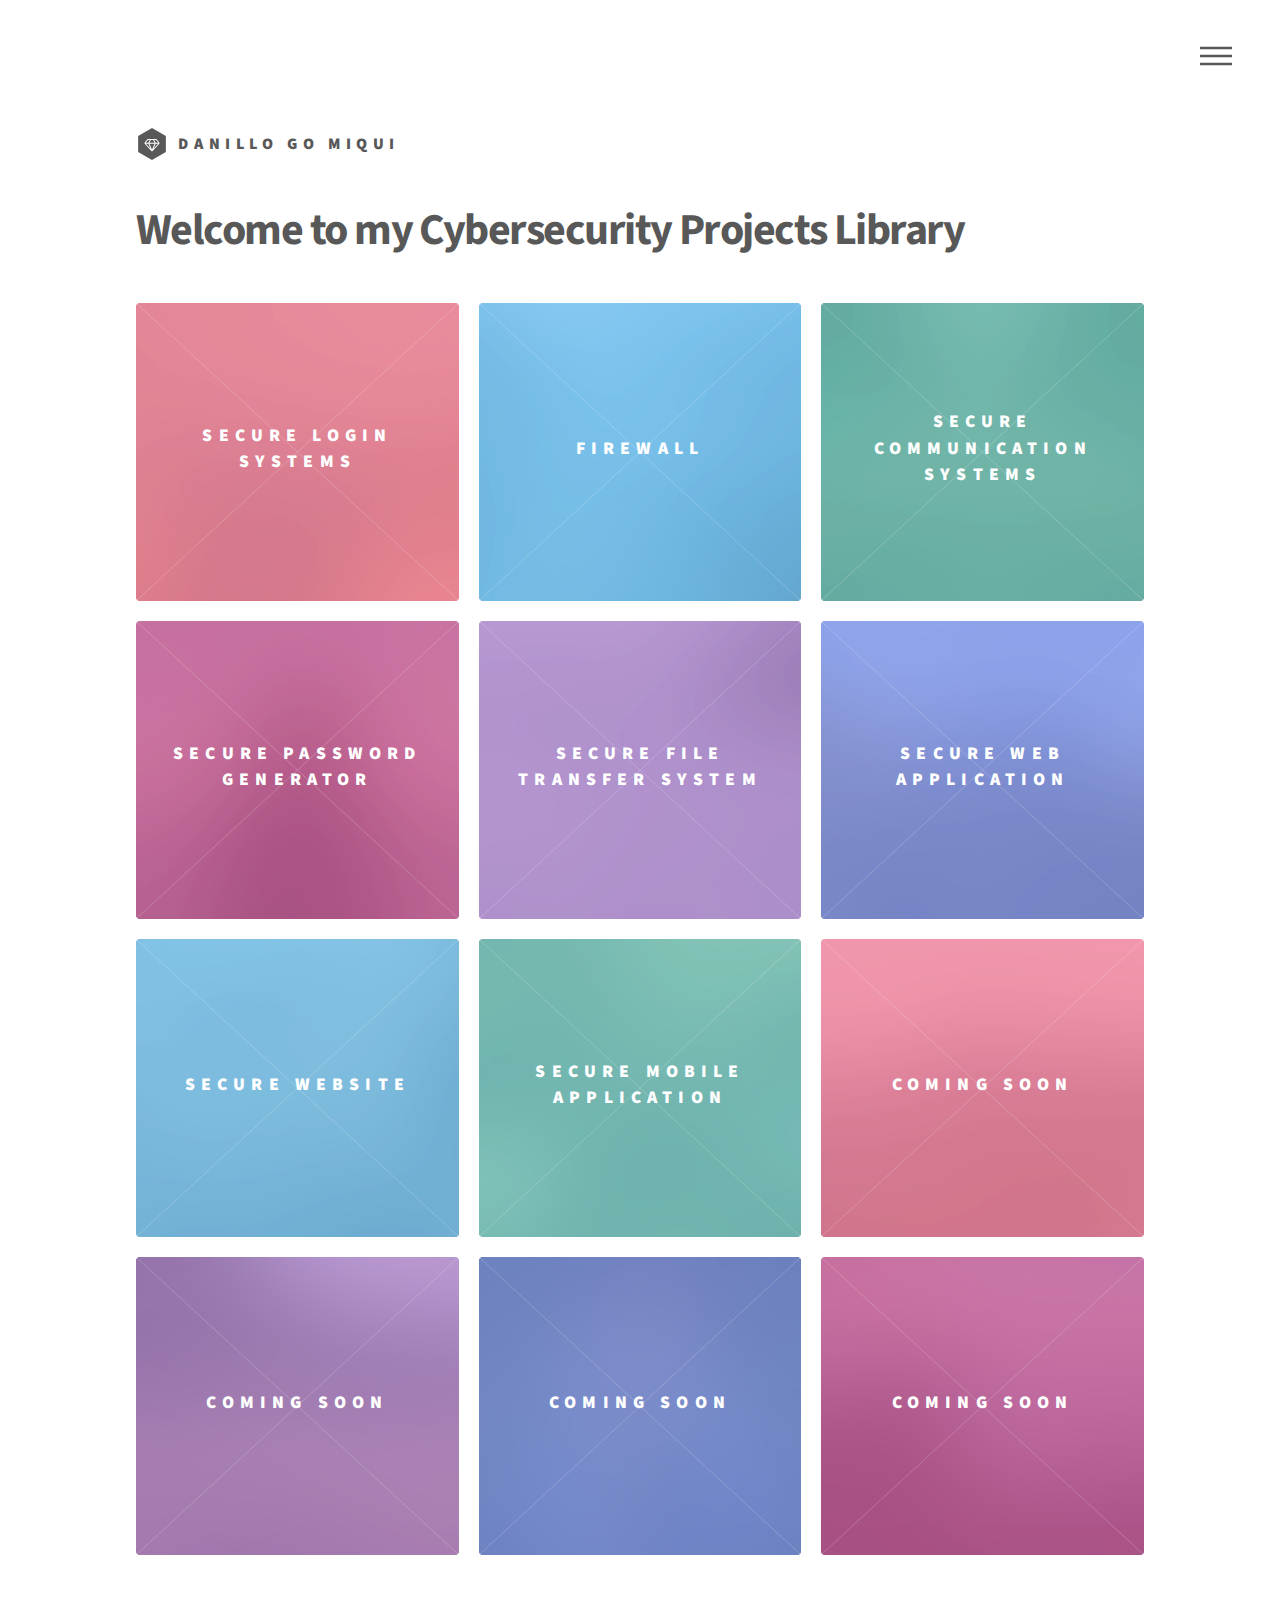
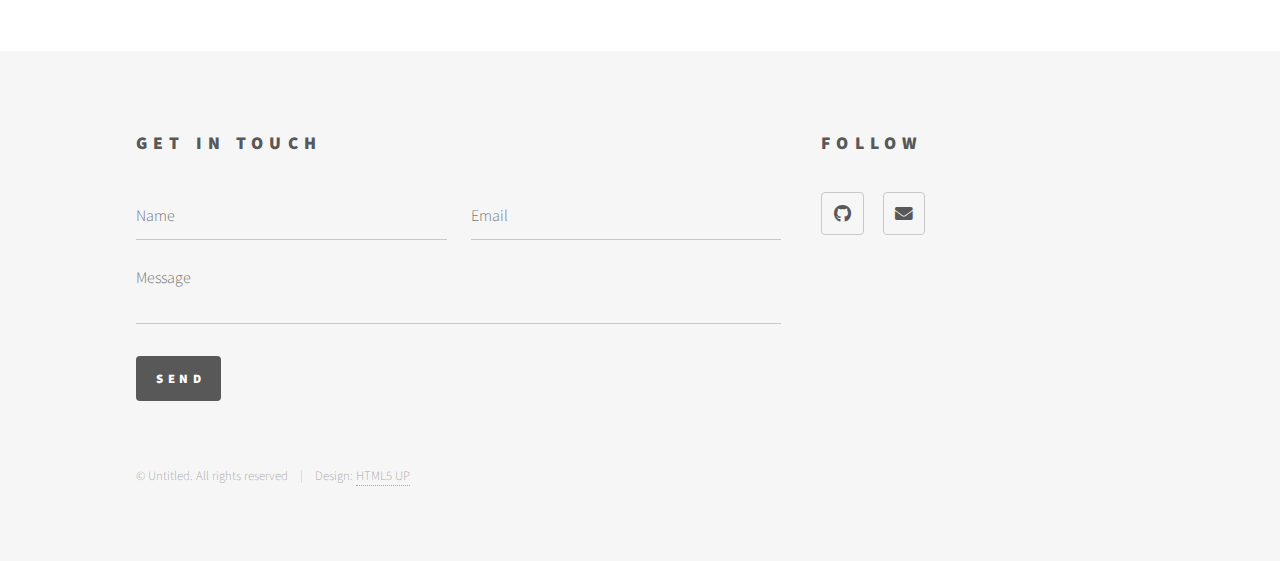
<file: index.html>
<!DOCTYPE HTML>
<!--
	Phantom by HTML5 UP
	html5up.net | @ajlkn
	Free for personal and commercial use under the CCA 3.0 license (html5up.net/license)
-->
<html>
	<head>
		<title>Phantom by HTML5 UP</title>
		<meta charset="utf-8" />
		<meta name="viewport" content="width=device-width, initial-scale=1, user-scalable=no" />
		<link rel="stylesheet" href="assets/css/main.css" />
		<noscript><link rel="stylesheet" href="assets/css/noscript.css" /></noscript>
	</head>
	<body class="is-preload">
		<!-- Wrapper -->
			<div id="wrapper">

				<!-- Header -->
					<header id="header">
						<div class="inner">

							<!-- Logo -->
								<a href="index.html" class="logo">
									<span class="symbol"><img src="images/logo.svg" alt="" /></span><span class="title">Danillo Go Miqui</span>
								</a>

							<!-- Nav -->
								<nav>
									<ul>
										<li><a href="#menu">Menu</a></li>
									</ul>
								</nav>

						</div>
					</header>

				<!-- Menu -->
					<nav id="menu">
						<h2>Menu</h2>
						<ul>
							<li><a href="index.html">Home</a></li>
							<li><a href="loginform.html">Secure Login Systems</a></li>
							<li><a href="generic.html">Firewall</a></li>
							<li><a href="generic.html">Secure Communication Systems</a></li>
							<!--<li><a href="elements.html">Elements</a></li>-->
						</ul>
					</nav>

				<!-- Main -->
					<div id="main">
						<div class="inner">
							<header>
								<h1>Welcome to my Cybersecurity Projects Library<br />
								 <a href="http://html5up.net"></a></h1>
								<p></p>
							</header>
							<section class="tiles">
								<article class="style1">
									<span class="image">
										<img src="images/pic01.jpg" alt="" />
									</span>
									<a href="generic.html">
										<h2>Secure Login Systems</h2>
										<div class="content">
											<p>A secure login system with hashing and prepared statements</p>
										</div>
									</a>
								</article>
								<article class="style2">
									<span class="image">
										<img src="images/pic02.jpg" alt="" />
									</span>
									<a href="generic.html">
										<h2>Firewall</h2>
										<div class="content">
											<p>description</p>
										</div>
									</a>
								</article>
								<article class="style3">
									<span class="image">
										<img src="images/pic03.jpg" alt="" />
									</span>
									<a href="generic.html">
										<h2>Secure Communication Systems</h2>
										<div class="content">
											<p>description</p>
										</div>
									</a>
								</article>
								<article class="style4">
									<span class="image">
										<img src="images/pic04.jpg" alt="" />
									</span>
									<a href="generic.html">
										<h2>Secure Password Generator</h2>
										<div class="content">
											<p>description</p>
										</div>
									</a>
								</article>
								<article class="style5">
									<span class="image">
										<img src="images/pic05.jpg" alt="" />
									</span>
									<a href="generic.html">
										<h2>Secure File Transfer System</h2>
										<div class="content">
											<p>description</p>
										</div>
									</a>
								</article>
								<article class="style6">
									<span class="image">
										<img src="images/pic06.jpg" alt="" />
									</span>
									<a href="generic.html">
										<h2>Secure Web Application</h2>
										<div class="content">
											<p>description</p>
										</div>
									</a>
								</article>
								<article class="style2">
									<span class="image">
										<img src="images/pic07.jpg" alt="" />
									</span>
									<a href="generic.html">
										<h2>Secure Website</h2>
										<div class="content">
											<p>description</p>
										</div>
									</a>
								</article>
								<article class="style3">
									<span class="image">
										<img src="images/pic08.jpg" alt="" />
									</span>
									<a href="generic.html">
										<h2>Secure Mobile Application</h2>
										<div class="content">
											<p>description</p>
										</div>
									</a>
								</article>
								<article class="style1">
									<span class="image">
										<img src="images/pic09.jpg" alt="" />
									</span>
									<a href="generic.html">
										<h2>Coming Soon</h2>
										<div class="content">
											<p>description</p>
										</div>
									</a>
								</article>
								<article class="style5">
									<span class="image">
										<img src="images/pic10.jpg" alt="" />
									</span>
									<a href="generic.html">
										<h2>Coming Soon</h2>
										<div class="content">
											<p>description</p>
										</div>
									</a>
								</article>
								<article class="style6">
									<span class="image">
										<img src="images/pic11.jpg" alt="" />
									</span>
									<a href="generic.html">
										<h2>Coming Soon</h2>
										<div class="content">
											<p>description</p>
										</div>
									</a>
								</article>
								<article class="style4">
									<span class="image">
										<img src="images/pic12.jpg" alt="" />
									</span>
									<a href="generic.html">
										<h2>Coming Soon</h2>
										<div class="content">
											<p>description</p>
										</div>
									</a>
								</article>
							</section>
						</div>
					</div>

				<!-- Footer -->
					<footer id="footer">
						<div class="inner">
							<section>
								<h2>Get in touch</h2>
								<form method="post" action="#">
									<div class="fields">
										<div class="field half">
											<input type="text" name="name" id="name" placeholder="Name" />
										</div>
										<div class="field half">
											<input type="email" name="email" id="email" placeholder="Email" />
										</div>
										<div class="field">
											<textarea name="message" id="message" placeholder="Message"></textarea>
										</div>
									</div>
									<ul class="actions">
										<li><input type="submit" value="Send" class="primary" /></li>
									</ul>
								</form>
							</section>
							<section>
								<h2>Follow</h2>
								<ul class="icons">
									<!--<li><a href="#" class="icon brands style2 fa-twitter"><span class="label">Twitter</span></a></li>-->
									<!--<li><a href="#" class="icon brands style2 fa-facebook-f"><span class="label">Facebook</span></a></li>-->
									<!--<li><a href="#" class="icon brands style2 fa-instagram"><span class="label">Instagram</span></a></li>-->
									<!--<li><a href="#" class="icon brands style2 fa-dribbble"><span class="label">Dribbble</span></a></li>-->
									<li><a href="https://github.com/danillomiqui-commits" class="icon brands style2 fa-github"><span class="label">GitHub</span></a></li>
									<!--<li><a href="#" class="icon brands style2 fa-500px"><span class="label">500px</span></a></li>-->
									<!--<li><a href="#" class="icon solid style2 fa-phone"><span class="label">Phone</span></a></li>-->
									<li><a href="mailto:danillo.miqui@gwu.edu" class="icon solid style2 fa-envelope"><span class="label">Email</span></a></li>
								</ul>
							</section>
							<ul class="copyright">
								<li>&copy; Untitled. All rights reserved</li><li>Design: <a href="http://html5up.net">HTML5 UP</a></li>
							</ul>
						</div>
					</footer>

			</div>

		<!-- Scripts -->
			<script src="assets/js/jquery.min.js"></script>
			<script src="assets/js/browser.min.js"></script>
			<script src="assets/js/breakpoints.min.js"></script>
			<script src="assets/js/util.js"></script>
			<script src="assets/js/main.js"></script>

	</body>
</html>
</file>
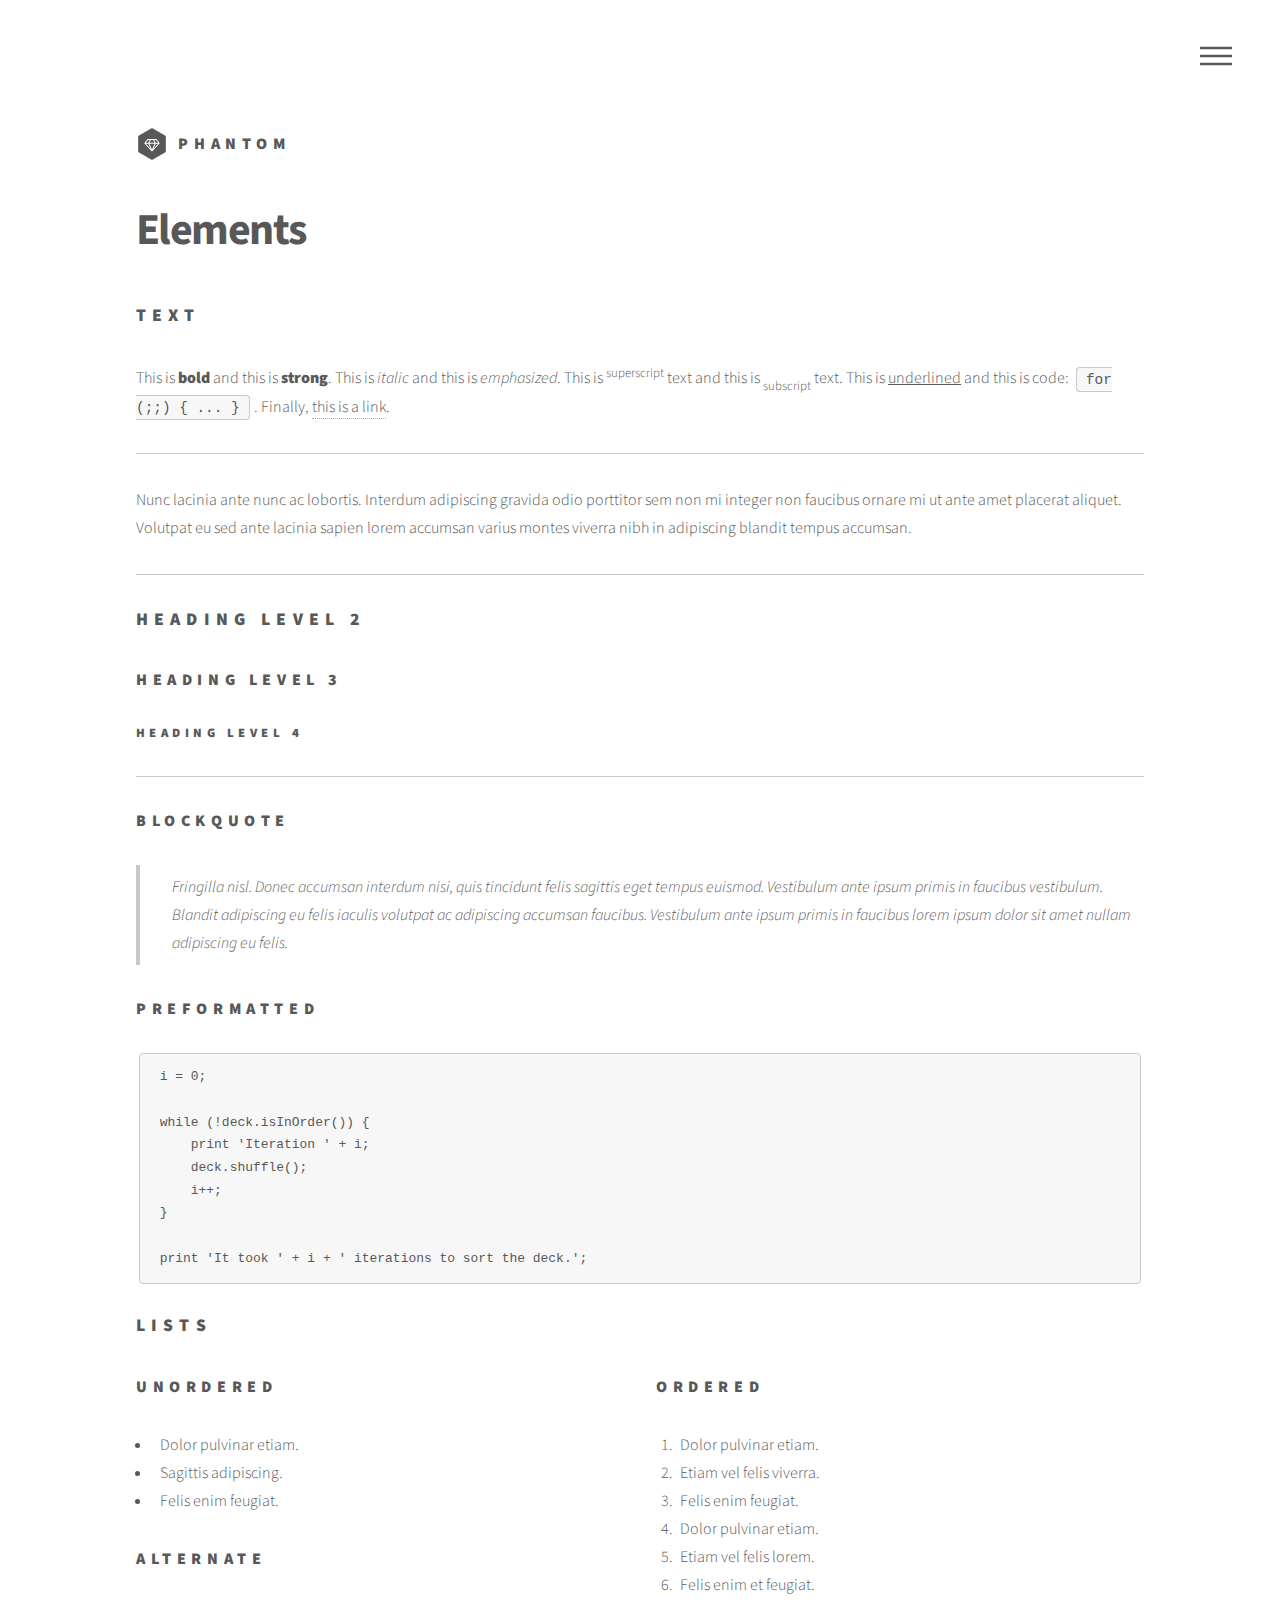
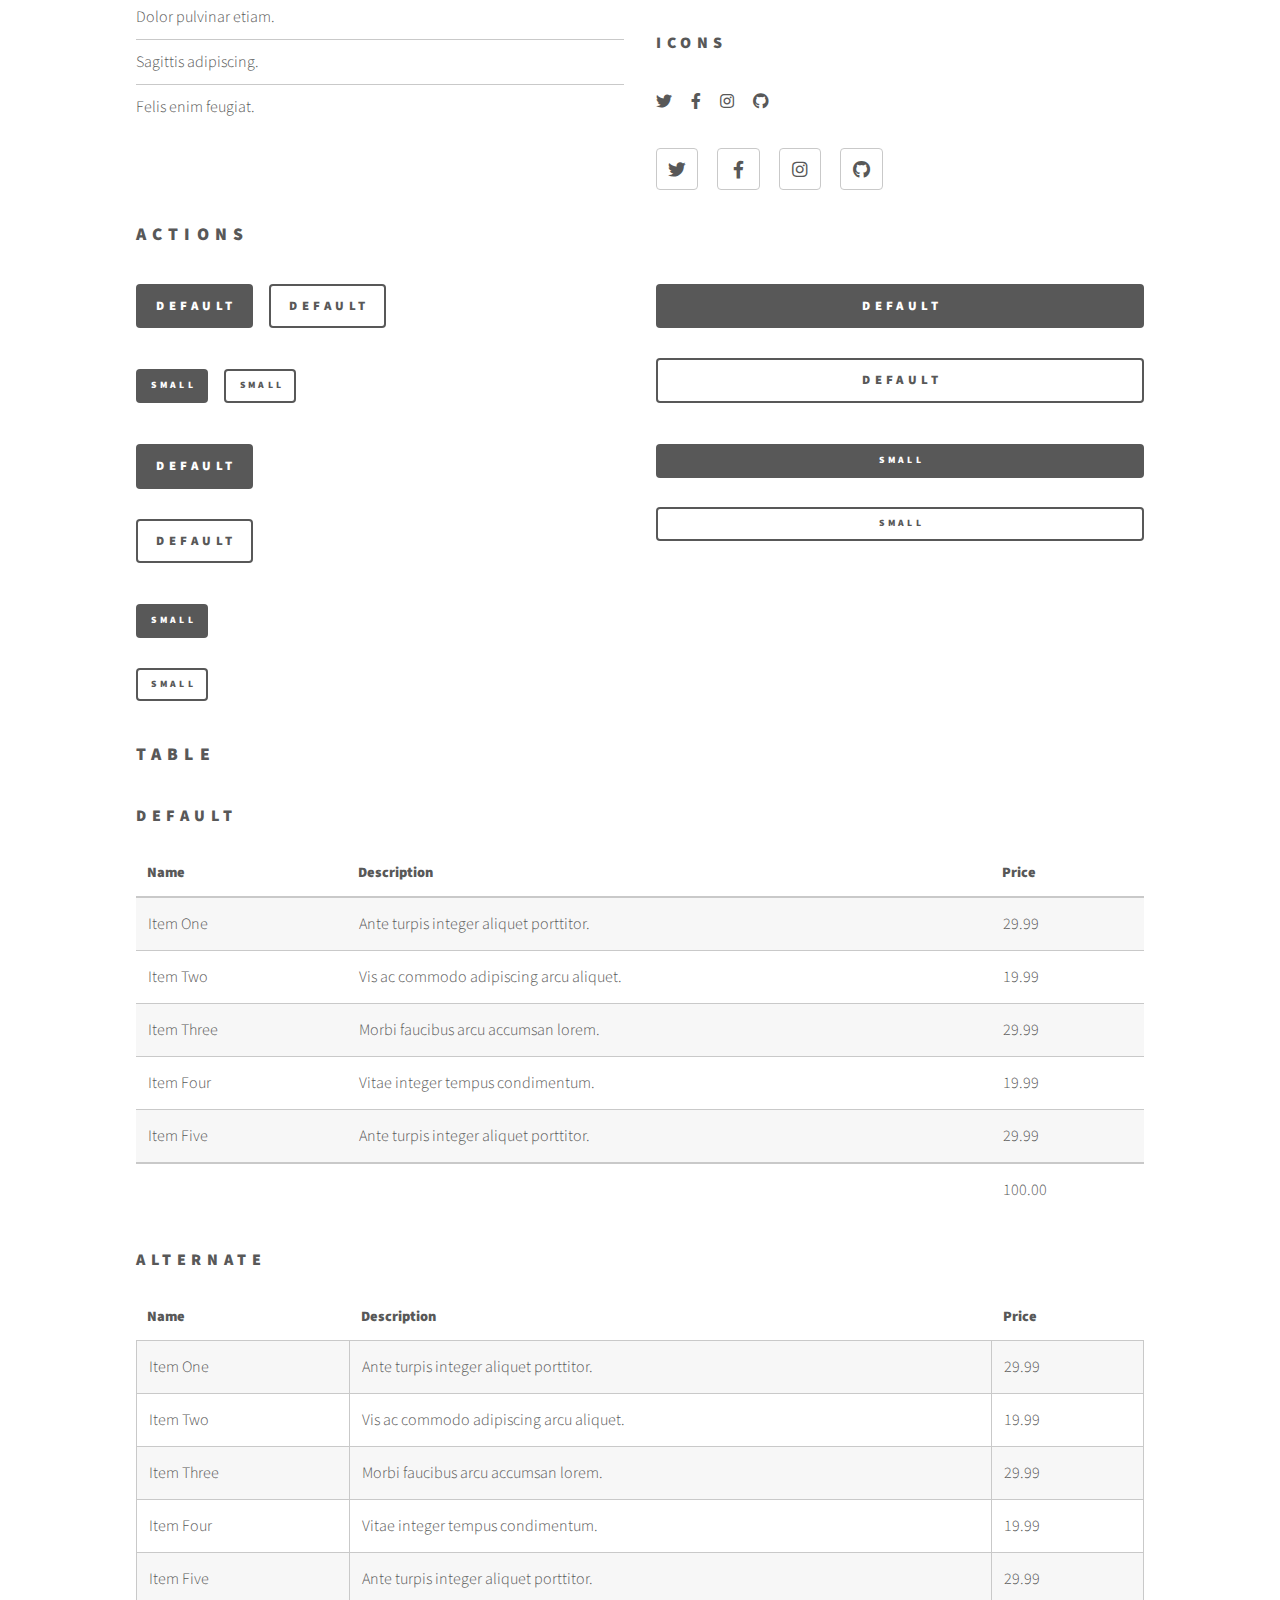
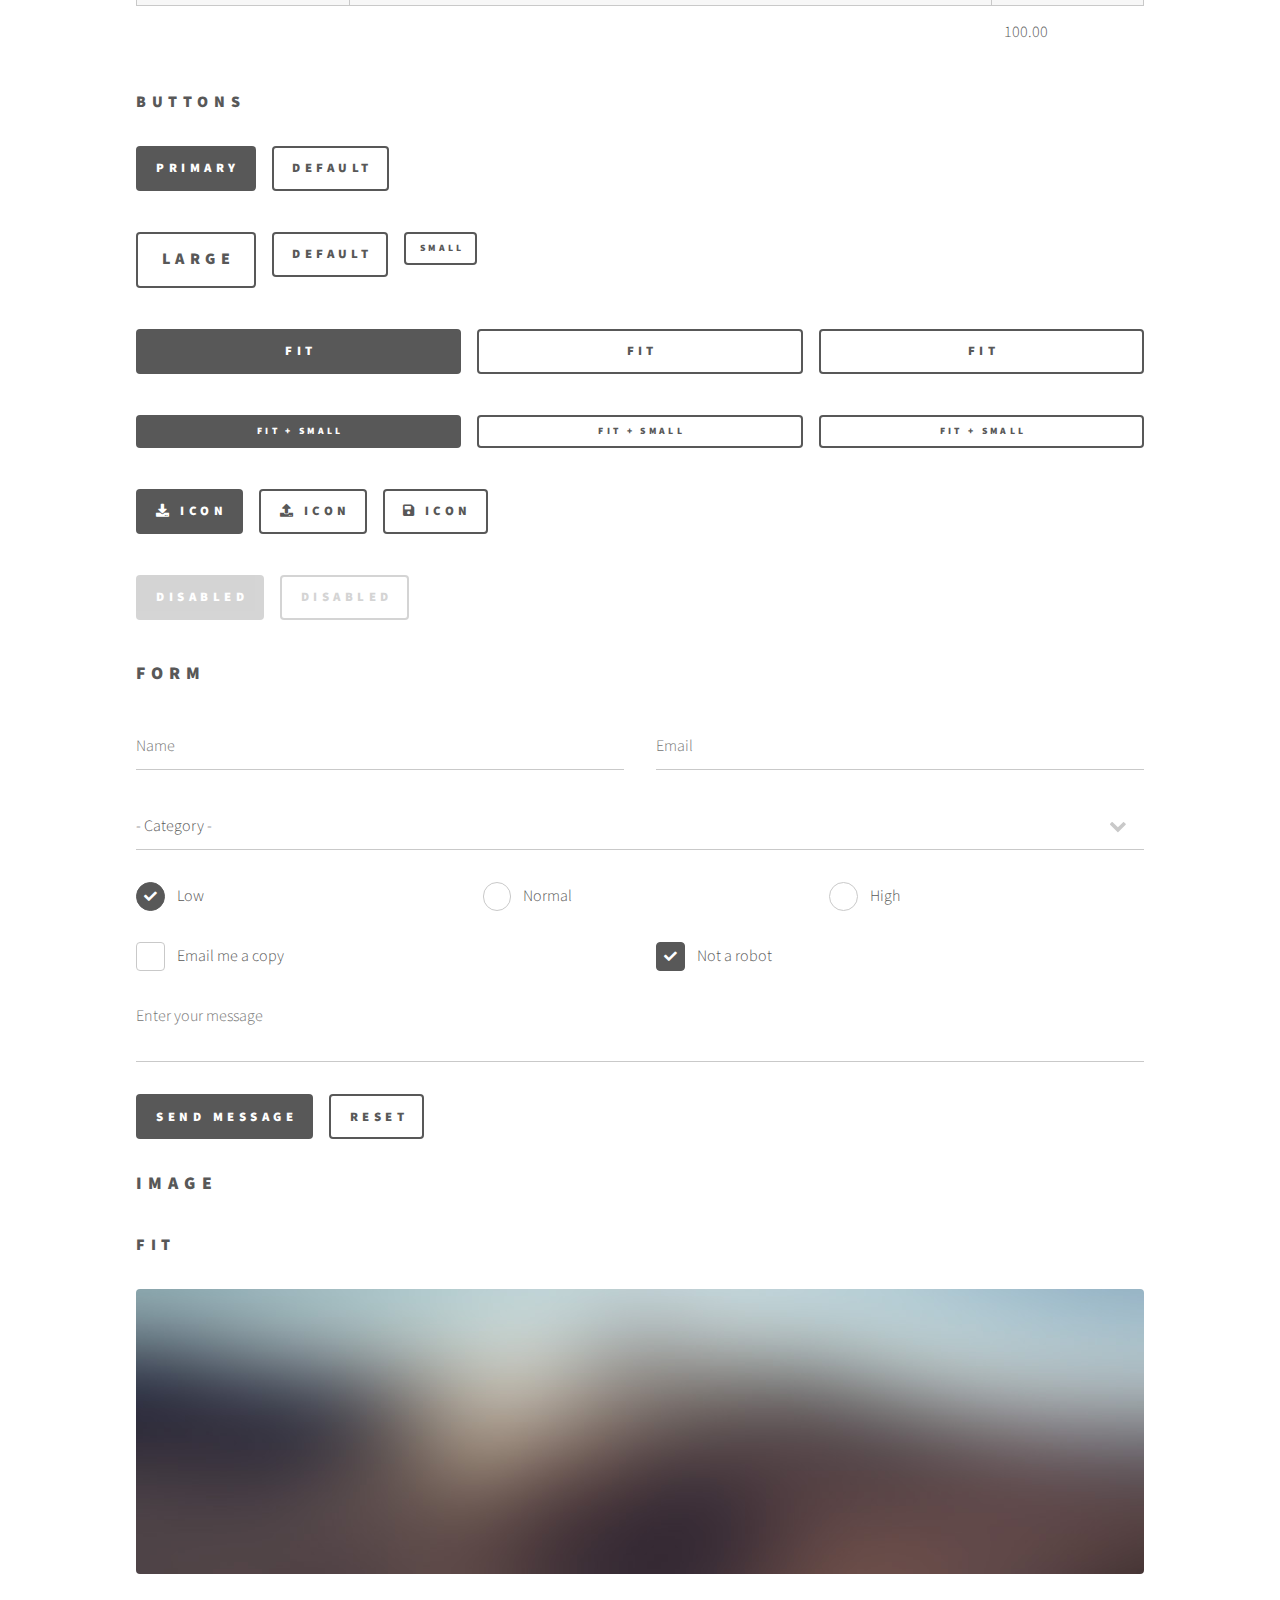
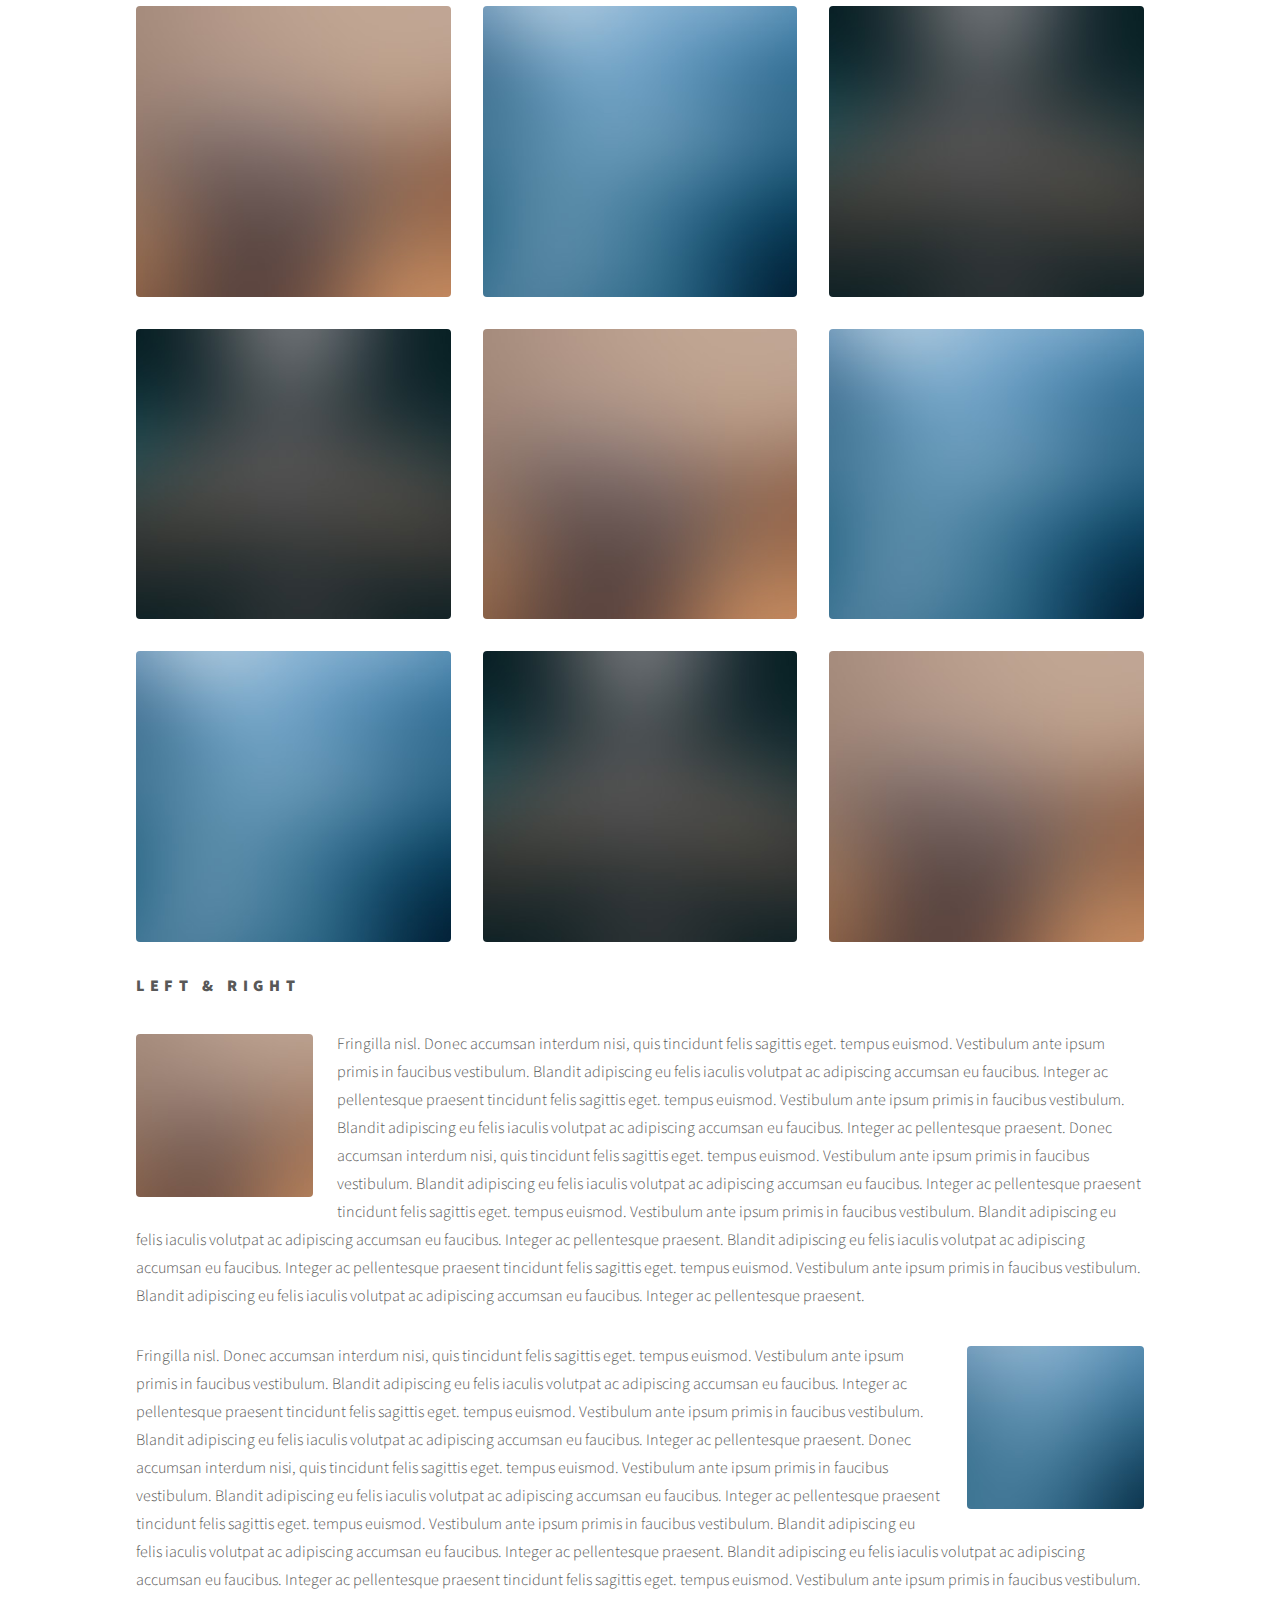
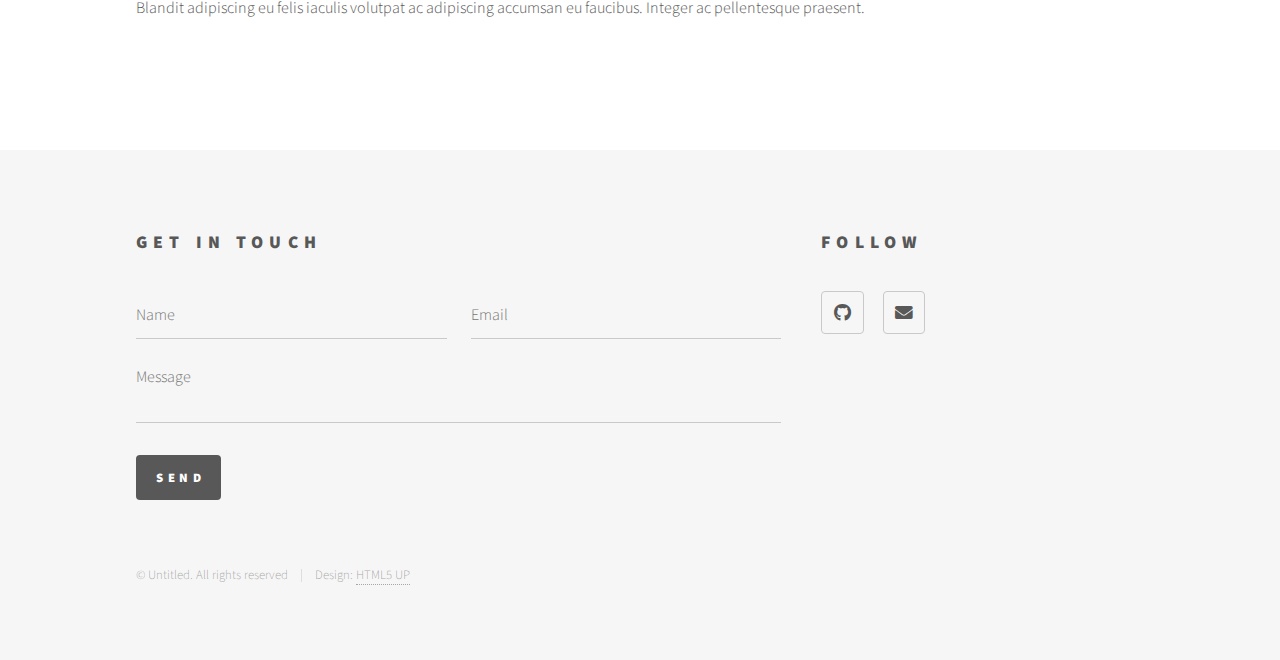
<file: elements.html>
<!DOCTYPE HTML>
<!--
	Phantom by HTML5 UP
	html5up.net | @ajlkn
	Free for personal and commercial use under the CCA 3.0 license (html5up.net/license)
-->
<html>
	<head>
		<title>Elements - Phantom by HTML5 UP</title>
		<meta charset="utf-8" />
		<meta name="viewport" content="width=device-width, initial-scale=1, user-scalable=no" />
		<link rel="stylesheet" href="assets/css/main.css" />
		<noscript><link rel="stylesheet" href="assets/css/noscript.css" /></noscript>
	</head>
	<body class="is-preload">
		<!-- Wrapper -->
			<div id="wrapper">

				<!-- Header -->
					<header id="header">
						<div class="inner">

							<!-- Logo -->
								<a href="index.html" class="logo">
									<span class="symbol"><img src="images/logo.svg" alt="" /></span><span class="title">Phantom</span>
								</a>

							<!-- Nav -->
								<nav>
									<ul>
										<li><a href="#menu">Menu</a></li>
									</ul>
								</nav>

						</div>
					</header>

				<!-- Menu -->
					<nav id="menu">
						<h2>Menu</h2>
						<ul>
							<li><a href="index.html">Home</a></li>
							<li><a href="generic.html">Ipsum veroeros</a></li>
							<li><a href="generic.html">Tempus etiam</a></li>
							<li><a href="generic.html">Consequat dolor</a></li>
							<li><a href="elements.html">Elements</a></li>
						</ul>
					</nav>

				<!-- Main -->
					<div id="main">
						<div class="inner">
							<h1>Elements</h1>

							<!-- Text -->
								<section>
									<h2>Text</h2>
									<p>This is <b>bold</b> and this is <strong>strong</strong>. This is <i>italic</i> and this is <em>emphasized</em>.
									This is <sup>superscript</sup> text and this is <sub>subscript</sub> text.
									This is <u>underlined</u> and this is code: <code>for (;;) { ... }</code>. Finally, <a href="#">this is a link</a>.</p>
									<hr />
									<p>Nunc lacinia ante nunc ac lobortis. Interdum adipiscing gravida odio porttitor sem non mi integer non faucibus ornare mi ut ante amet placerat aliquet. Volutpat eu sed ante lacinia sapien lorem accumsan varius montes viverra nibh in adipiscing blandit tempus accumsan.</p>
									<hr />
									<h2>Heading Level 2</h2>
									<h3>Heading Level 3</h3>
									<h4>Heading Level 4</h4>
									<hr />
									<h3>Blockquote</h3>
									<blockquote>Fringilla nisl. Donec accumsan interdum nisi, quis tincidunt felis sagittis eget tempus euismod. Vestibulum ante ipsum primis in faucibus vestibulum. Blandit adipiscing eu felis iaculis volutpat ac adipiscing accumsan faucibus. Vestibulum ante ipsum primis in faucibus lorem ipsum dolor sit amet nullam adipiscing eu felis.</blockquote>
									<h3>Preformatted</h3>
									<pre><code>i = 0;

while (!deck.isInOrder()) {
    print 'Iteration ' + i;
    deck.shuffle();
    i++;
}

print 'It took ' + i + ' iterations to sort the deck.';</code></pre>
								</section>

							<!-- Lists -->
								<section>
									<h2>Lists</h2>
									<div class="row">
										<div class="col-6 col-12-medium">
											<h3>Unordered</h3>
											<ul>
												<li>Dolor pulvinar etiam.</li>
												<li>Sagittis adipiscing.</li>
												<li>Felis enim feugiat.</li>
											</ul>
											<h3>Alternate</h3>
											<ul class="alt">
												<li>Dolor pulvinar etiam.</li>
												<li>Sagittis adipiscing.</li>
												<li>Felis enim feugiat.</li>
											</ul>
										</div>
										<div class="col-6 col-12-medium">
											<h3>Ordered</h3>
											<ol>
												<li>Dolor pulvinar etiam.</li>
												<li>Etiam vel felis viverra.</li>
												<li>Felis enim feugiat.</li>
												<li>Dolor pulvinar etiam.</li>
												<li>Etiam vel felis lorem.</li>
												<li>Felis enim et feugiat.</li>
											</ol>
											<h3>Icons</h3>
											<ul class="icons">
												<li><a href="#" class="icon brands style1 fa-twitter"><span class="label">Twitter</span></a></li>
												<li><a href="#" class="icon brands style1 fa-facebook-f"><span class="label">Facebook</span></a></li>
												<li><a href="#" class="icon brands style1 fa-instagram"><span class="label">Instagram</span></a></li>
												<li><a href="#" class="icon brands style1 fa-github"><span class="label">Github</span></a></li>
											</ul>
											<ul class="icons">
												<li><a href="#" class="icon brands style2 fa-twitter"><span class="label">Twitter</span></a></li>
												<li><a href="#" class="icon brands style2 fa-facebook-f"><span class="label">Facebook</span></a></li>
												<li><a href="#" class="icon brands style2 fa-instagram"><span class="label">Instagram</span></a></li>
												<li><a href="#" class="icon brands style2 fa-github"><span class="label">Github</span></a></li>
											</ul>
										</div>
									</div>
									<h2>Actions</h2>
									<div class="row">
										<div class="col-6 col-12-medium">
											<ul class="actions">
												<li><a href="#" class="button primary">Default</a></li>
												<li><a href="#" class="button">Default</a></li>
											</ul>
											<ul class="actions small">
												<li><a href="#" class="button primary small">Small</a></li>
												<li><a href="#" class="button small">Small</a></li>
											</ul>
											<ul class="actions stacked">
												<li><a href="#" class="button primary">Default</a></li>
												<li><a href="#" class="button">Default</a></li>
											</ul>
											<ul class="actions stacked">
												<li><a href="#" class="button primary small">Small</a></li>
												<li><a href="#" class="button small">Small</a></li>
											</ul>
										</div>
										<div class="col-6 col-12-medium">
											<ul class="actions stacked">
												<li><a href="#" class="button primary fit">Default</a></li>
												<li><a href="#" class="button fit">Default</a></li>
											</ul>
											<ul class="actions stacked">
												<li><a href="#" class="button primary small fit">Small</a></li>
												<li><a href="#" class="button small fit">Small</a></li>
											</ul>
										</div>
									</div>
								</section>

							<!-- Table -->
								<section>
									<h2>Table</h2>
									<h3>Default</h3>
									<div class="table-wrapper">
										<table>
											<thead>
												<tr>
													<th>Name</th>
													<th>Description</th>
													<th>Price</th>
												</tr>
											</thead>
											<tbody>
												<tr>
													<td>Item One</td>
													<td>Ante turpis integer aliquet porttitor.</td>
													<td>29.99</td>
												</tr>
												<tr>
													<td>Item Two</td>
													<td>Vis ac commodo adipiscing arcu aliquet.</td>
													<td>19.99</td>
												</tr>
												<tr>
													<td>Item Three</td>
													<td> Morbi faucibus arcu accumsan lorem.</td>
													<td>29.99</td>
												</tr>
												<tr>
													<td>Item Four</td>
													<td>Vitae integer tempus condimentum.</td>
													<td>19.99</td>
												</tr>
												<tr>
													<td>Item Five</td>
													<td>Ante turpis integer aliquet porttitor.</td>
													<td>29.99</td>
												</tr>
											</tbody>
											<tfoot>
												<tr>
													<td colspan="2"></td>
													<td>100.00</td>
												</tr>
											</tfoot>
										</table>
									</div>

									<h3>Alternate</h3>
									<div class="table-wrapper">
										<table class="alt">
											<thead>
												<tr>
													<th>Name</th>
													<th>Description</th>
													<th>Price</th>
												</tr>
											</thead>
											<tbody>
												<tr>
													<td>Item One</td>
													<td>Ante turpis integer aliquet porttitor.</td>
													<td>29.99</td>
												</tr>
												<tr>
													<td>Item Two</td>
													<td>Vis ac commodo adipiscing arcu aliquet.</td>
													<td>19.99</td>
												</tr>
												<tr>
													<td>Item Three</td>
													<td> Morbi faucibus arcu accumsan lorem.</td>
													<td>29.99</td>
												</tr>
												<tr>
													<td>Item Four</td>
													<td>Vitae integer tempus condimentum.</td>
													<td>19.99</td>
												</tr>
												<tr>
													<td>Item Five</td>
													<td>Ante turpis integer aliquet porttitor.</td>
													<td>29.99</td>
												</tr>
											</tbody>
											<tfoot>
												<tr>
													<td colspan="2"></td>
													<td>100.00</td>
												</tr>
											</tfoot>
										</table>
									</div>
								</section>

							<!-- Buttons -->
								<section>
									<h3>Buttons</h3>
									<ul class="actions">
										<li><a href="#" class="button primary">Primary</a></li>
										<li><a href="#" class="button">Default</a></li>
									</ul>
									<ul class="actions">
										<li><a href="#" class="button large">Large</a></li>
										<li><a href="#" class="button">Default</a></li>
										<li><a href="#" class="button small">Small</a></li>
									</ul>
									<ul class="actions fit">
										<li><a href="#" class="button primary fit">Fit</a></li>
										<li><a href="#" class="button fit">Fit</a></li>
										<li><a href="#" class="button fit">Fit</a></li>
									</ul>
									<ul class="actions fit small">
										<li><a href="#" class="button primary fit small">Fit + Small</a></li>
										<li><a href="#" class="button fit small">Fit + Small</a></li>
										<li><a href="#" class="button fit small">Fit + Small</a></li>
									</ul>
									<ul class="actions">
										<li><a href="#" class="button primary icon solid fa-download">Icon</a></li>
										<li><a href="#" class="button icon solid fa-upload">Icon</a></li>
										<li><a href="#" class="button icon solid fa-save">Icon</a></li>
									</ul>
									<ul class="actions">
										<li><span class="button primary disabled">Disabled</span></li>
										<li><span class="button disabled">Disabled</span></li>
									</ul>
								</section>

							<!-- Form -->
								<section>
									<h2>Form</h2>
									<form method="post" action="#">
										<div class="row gtr-uniform">
											<div class="col-6 col-12-xsmall">
												<input type="text" name="demo-name" id="demo-name" value="" placeholder="Name" />
											</div>
											<div class="col-6 col-12-xsmall">
												<input type="email" name="demo-email" id="demo-email" value="" placeholder="Email" />
											</div>
											<div class="col-12">
												<select name="demo-category" id="demo-category">
													<option value="">- Category -</option>
													<option value="1">Manufacturing</option>
													<option value="1">Shipping</option>
													<option value="1">Administration</option>
													<option value="1">Human Resources</option>
												</select>
											</div>
											<div class="col-4 col-12-small">
												<input type="radio" id="demo-priority-low" name="demo-priority" checked>
												<label for="demo-priority-low">Low</label>
											</div>
											<div class="col-4 col-12-small">
												<input type="radio" id="demo-priority-normal" name="demo-priority">
												<label for="demo-priority-normal">Normal</label>
											</div>
											<div class="col-4 col-12-small">
												<input type="radio" id="demo-priority-high" name="demo-priority">
												<label for="demo-priority-high">High</label>
											</div>
											<div class="col-6 col-12-small">
												<input type="checkbox" id="demo-copy" name="demo-copy">
												<label for="demo-copy">Email me a copy</label>
											</div>
											<div class="col-6 col-12-small">
												<input type="checkbox" id="demo-human" name="demo-human" checked>
												<label for="demo-human">Not a robot</label>
											</div>
											<div class="col-12">
												<textarea name="demo-message" id="demo-message" placeholder="Enter your message" rows="6"></textarea>
											</div>
											<div class="col-12">
												<ul class="actions">
													<li><input type="submit" value="Send Message" class="primary" /></li>
													<li><input type="reset" value="Reset" /></li>
												</ul>
											</div>
										</div>
									</form>
								</section>

							<!-- Image -->
								<section>
									<h2>Image</h2>
									<h3>Fit</h3>
									<div class="box alt">
										<div class="row gtr-uniform">
											<div class="col-12"><span class="image fit"><img src="images/pic13.jpg" alt="" /></span></div>
											<div class="col-4"><span class="image fit"><img src="images/pic01.jpg" alt="" /></span></div>
											<div class="col-4"><span class="image fit"><img src="images/pic02.jpg" alt="" /></span></div>
											<div class="col-4"><span class="image fit"><img src="images/pic03.jpg" alt="" /></span></div>
											<div class="col-4"><span class="image fit"><img src="images/pic03.jpg" alt="" /></span></div>
											<div class="col-4"><span class="image fit"><img src="images/pic01.jpg" alt="" /></span></div>
											<div class="col-4"><span class="image fit"><img src="images/pic02.jpg" alt="" /></span></div>
											<div class="col-4"><span class="image fit"><img src="images/pic02.jpg" alt="" /></span></div>
											<div class="col-4"><span class="image fit"><img src="images/pic03.jpg" alt="" /></span></div>
											<div class="col-4"><span class="image fit"><img src="images/pic01.jpg" alt="" /></span></div>
										</div>
									</div>
									<h3>Left &amp; Right</h3>
									<p><span class="image left"><img src="images/pic14.jpg" alt="" /></span>Fringilla nisl. Donec accumsan interdum nisi, quis tincidunt felis sagittis eget. tempus euismod. Vestibulum ante ipsum primis in faucibus vestibulum. Blandit adipiscing eu felis iaculis volutpat ac adipiscing accumsan eu faucibus. Integer ac pellentesque praesent tincidunt felis sagittis eget. tempus euismod. Vestibulum ante ipsum primis in faucibus vestibulum. Blandit adipiscing eu felis iaculis volutpat ac adipiscing accumsan eu faucibus. Integer ac pellentesque praesent. Donec accumsan interdum nisi, quis tincidunt felis sagittis eget. tempus euismod. Vestibulum ante ipsum primis in faucibus vestibulum. Blandit adipiscing eu felis iaculis volutpat ac adipiscing accumsan eu faucibus. Integer ac pellentesque praesent tincidunt felis sagittis eget. tempus euismod. Vestibulum ante ipsum primis in faucibus vestibulum. Blandit adipiscing eu felis iaculis volutpat ac adipiscing accumsan eu faucibus. Integer ac pellentesque praesent. Blandit adipiscing eu felis iaculis volutpat ac adipiscing accumsan eu faucibus. Integer ac pellentesque praesent tincidunt felis sagittis eget. tempus euismod. Vestibulum ante ipsum primis in faucibus vestibulum. Blandit adipiscing eu felis iaculis volutpat ac adipiscing accumsan eu faucibus. Integer ac pellentesque praesent.</p>
									<p><span class="image right"><img src="images/pic15.jpg" alt="" /></span>Fringilla nisl. Donec accumsan interdum nisi, quis tincidunt felis sagittis eget. tempus euismod. Vestibulum ante ipsum primis in faucibus vestibulum. Blandit adipiscing eu felis iaculis volutpat ac adipiscing accumsan eu faucibus. Integer ac pellentesque praesent tincidunt felis sagittis eget. tempus euismod. Vestibulum ante ipsum primis in faucibus vestibulum. Blandit adipiscing eu felis iaculis volutpat ac adipiscing accumsan eu faucibus. Integer ac pellentesque praesent. Donec accumsan interdum nisi, quis tincidunt felis sagittis eget. tempus euismod. Vestibulum ante ipsum primis in faucibus vestibulum. Blandit adipiscing eu felis iaculis volutpat ac adipiscing accumsan eu faucibus. Integer ac pellentesque praesent tincidunt felis sagittis eget. tempus euismod. Vestibulum ante ipsum primis in faucibus vestibulum. Blandit adipiscing eu felis iaculis volutpat ac adipiscing accumsan eu faucibus. Integer ac pellentesque praesent. Blandit adipiscing eu felis iaculis volutpat ac adipiscing accumsan eu faucibus. Integer ac pellentesque praesent tincidunt felis sagittis eget. tempus euismod. Vestibulum ante ipsum primis in faucibus vestibulum. Blandit adipiscing eu felis iaculis volutpat ac adipiscing accumsan eu faucibus. Integer ac pellentesque praesent.</p>
								</section>

						</div>
					</div>

				<!-- Footer -->
					<footer id="footer">
						<div class="inner">
							<section>
								<h2>Get in touch</h2>
								<form method="post" action="#">
									<div class="fields">
										<div class="field half">
											<input type="text" name="name" id="name" placeholder="Name" />
										</div>
										<div class="field half">
											<input type="email" name="email" id="email" placeholder="Email" />
										</div>
										<div class="field">
											<textarea name="message" id="message" placeholder="Message"></textarea>
										</div>
									</div>
									<ul class="actions">
										<li><input type="submit" value="Send" class="primary" /></li>
									</ul>
								</form>
							</section>
							<section>
								<h2>Follow</h2>
								<ul class="icons">
									<!--<li><a href="#" class="icon brands style2 fa-twitter"><span class="label">Twitter</span></a></li>-->
									<!--<li><a href="#" class="icon brands style2 fa-facebook-f"><span class="label">Facebook</span></a></li>-->
									<!--<li><a href="#" class="icon brands style2 fa-instagram"><span class="label">Instagram</span></a></li>-->
									<!--<li><a href="#" class="icon brands style2 fa-dribbble"><span class="label">Dribbble</span></a></li>-->
									<li><a href="https://github.com/danillomiqui-commits" class="icon brands style2 fa-github"><span class="label">GitHub</span></a></li>
									<!--<li><a href="#" class="icon brands style2 fa-500px"><span class="label">500px</span></a></li>-->
									<!--<li><a href="#" class="icon solid style2 fa-phone"><span class="label">Phone</span></a></li>-->
									<li><a href="#" class="icon solid style2 fa-envelope"><span class="label">Email</span></a></li>
								</ul>
							</section>
							<ul class="copyright">
								<li>&copy; Untitled. All rights reserved</li><li>Design: <a href="http://html5up.net">HTML5 UP</a></li>
							</ul>
						</div>
					</footer>

			</div>

		<!-- Scripts -->
			<script src="assets/js/jquery.min.js"></script>
			<script src="assets/js/browser.min.js"></script>
			<script src="assets/js/breakpoints.min.js"></script>
			<script src="assets/js/util.js"></script>
			<script src="assets/js/main.js"></script>

	</body>
</html>
</file>
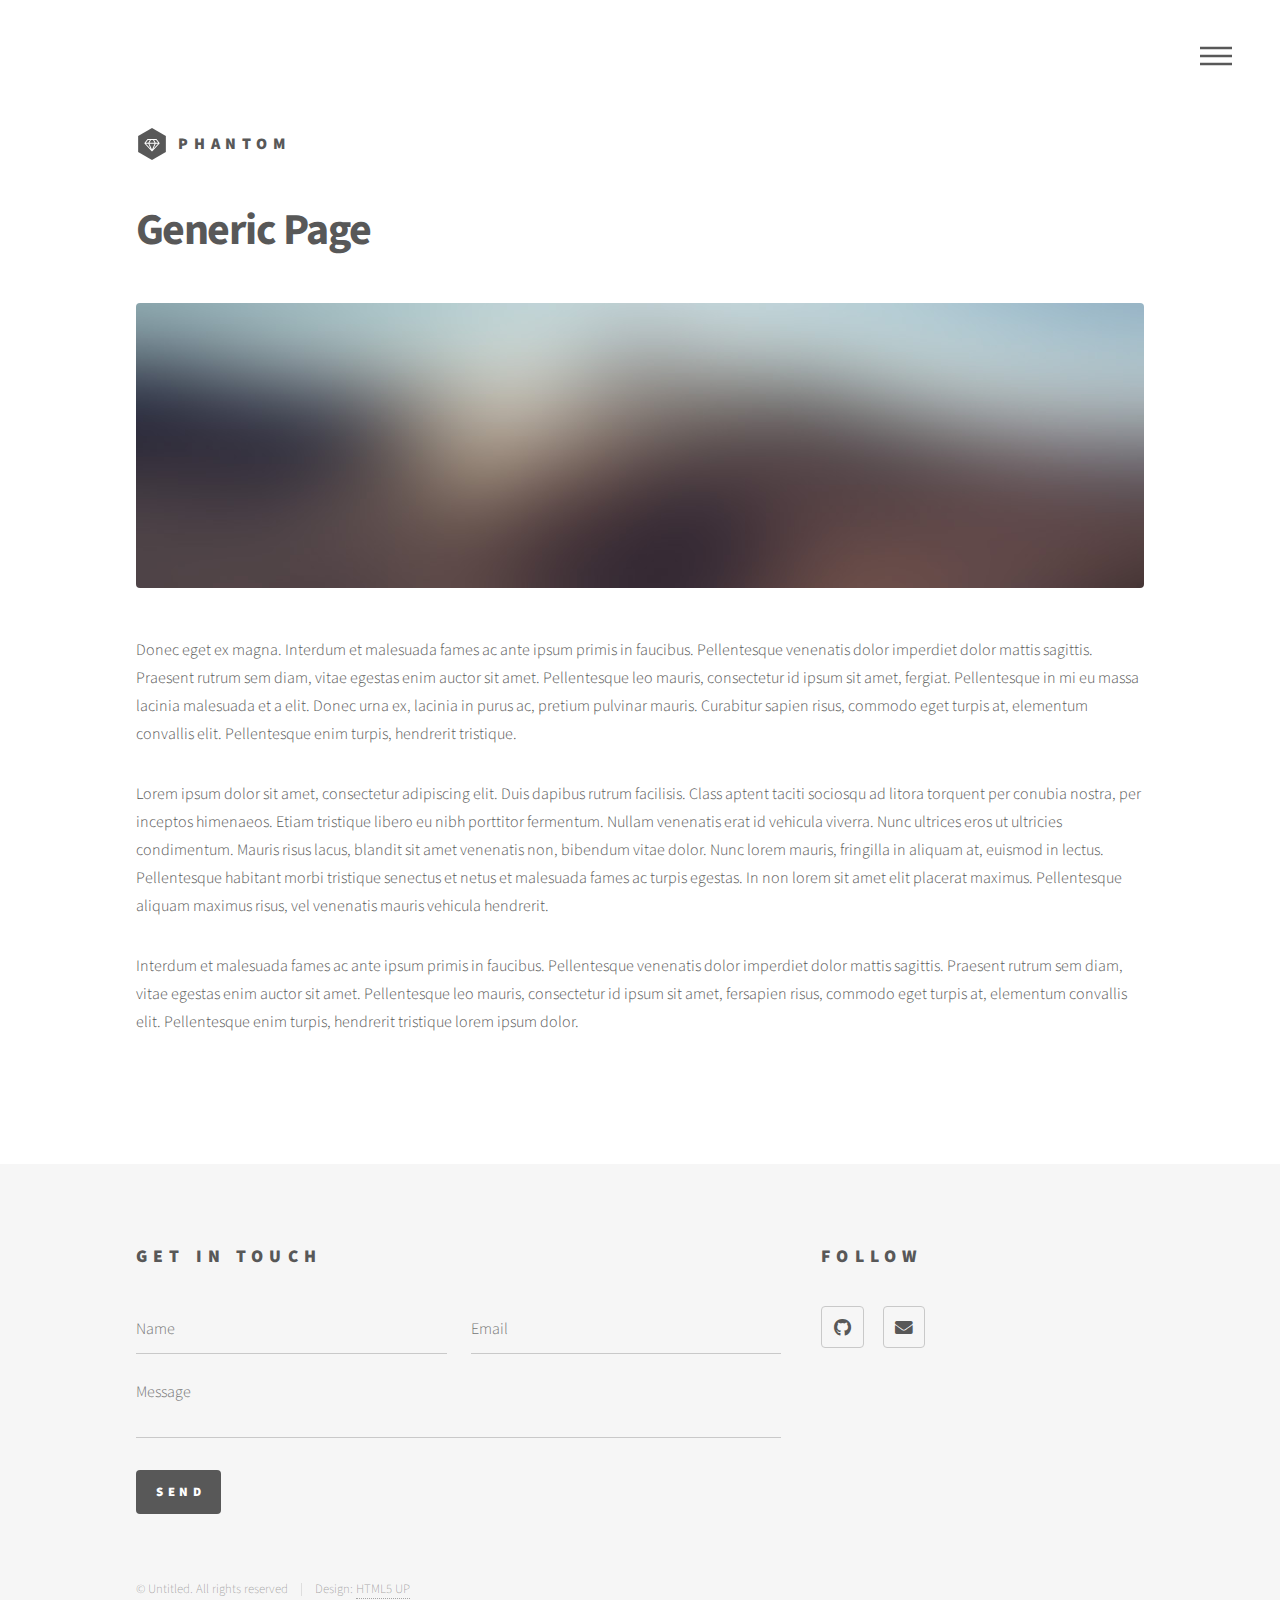
<file: generic copy.html>
<!DOCTYPE HTML>
<!--
	Phantom by HTML5 UP
	html5up.net | @ajlkn
	Free for personal and commercial use under the CCA 3.0 license (html5up.net/license)
-->
<html>
	<head>
		<title>Generic - Phantom by HTML5 UP</title>
		<meta charset="utf-8" />
		<meta name="viewport" content="width=device-width, initial-scale=1, user-scalable=no" />
		<link rel="stylesheet" href="assets/css/main.css" />
		<noscript><link rel="stylesheet" href="assets/css/noscript.css" /></noscript>
	</head>
	<body class="is-preload">
		<!-- Wrapper -->
			<div id="wrapper">

				<!-- Header -->
					<header id="header">
						<div class="inner">

							<!-- Logo -->
								<a href="index.html" class="logo">
									<span class="symbol"><img src="images/logo.svg" alt="" /></span><span class="title">Phantom</span>
								</a>

							<!-- Nav -->
								<nav>
									<ul>
										<li><a href="#menu">Menu</a></li>
									</ul>
								</nav>

						</div>
					</header>

				<!-- Menu -->
					<nav id="menu">
						<h2>Menu</h2>
						<ul>
							<li><a href="index.html">Home</a></li>
							<li><a href="generic.html">Secure Login Systems</a></li>
							<li><a href="generic.html">Firewall</a></li>
							<li><a href="generic.html">Secure Communication Systems</a></li>
							<!--<li><a href="elements.html">Elements</a></li>-->
						</ul>
					</nav>

				<!-- Main -->
					<div id="main">
						<div class="inner">
							<h1>Generic Page</h1>
							<span class="image main"><img src="images/pic13.jpg" alt="" /></span>
							<p>Donec eget ex magna. Interdum et malesuada fames ac ante ipsum primis in faucibus. Pellentesque venenatis dolor imperdiet dolor mattis sagittis. Praesent rutrum sem diam, vitae egestas enim auctor sit amet. Pellentesque leo mauris, consectetur id ipsum sit amet, fergiat. Pellentesque in mi eu massa lacinia malesuada et a elit. Donec urna ex, lacinia in purus ac, pretium pulvinar mauris. Curabitur sapien risus, commodo eget turpis at, elementum convallis elit. Pellentesque enim turpis, hendrerit tristique.</p>
							<p>Lorem ipsum dolor sit amet, consectetur adipiscing elit. Duis dapibus rutrum facilisis. Class aptent taciti sociosqu ad litora torquent per conubia nostra, per inceptos himenaeos. Etiam tristique libero eu nibh porttitor fermentum. Nullam venenatis erat id vehicula viverra. Nunc ultrices eros ut ultricies condimentum. Mauris risus lacus, blandit sit amet venenatis non, bibendum vitae dolor. Nunc lorem mauris, fringilla in aliquam at, euismod in lectus. Pellentesque habitant morbi tristique senectus et netus et malesuada fames ac turpis egestas. In non lorem sit amet elit placerat maximus. Pellentesque aliquam maximus risus, vel venenatis mauris vehicula hendrerit.</p>
							<p>Interdum et malesuada fames ac ante ipsum primis in faucibus. Pellentesque venenatis dolor imperdiet dolor mattis sagittis. Praesent rutrum sem diam, vitae egestas enim auctor sit amet. Pellentesque leo mauris, consectetur id ipsum sit amet, fersapien risus, commodo eget turpis at, elementum convallis elit. Pellentesque enim turpis, hendrerit tristique lorem ipsum dolor.</p>
						</div>
					</div>

				<!-- Footer -->
					<footer id="footer">
						<div class="inner">
							<section>
								<h2>Get in touch</h2>
								<form method="post" action="#">
									<div class="fields">
										<div class="field half">
											<input type="text" name="name" id="name" placeholder="Name" />
										</div>
										<div class="field half">
											<input type="email" name="email" id="email" placeholder="Email" />
										</div>
										<div class="field">
											<textarea name="message" id="message" placeholder="Message"></textarea>
										</div>
									</div>
									<ul class="actions">
										<li><input type="submit" value="Send" class="primary" /></li>
									</ul>
								</form>
							</section>
							<section>
								<h2>Follow</h2>
								<ul class="icons">
									<!--<li><a href="#" class="icon brands style2 fa-twitter"><span class="label">Twitter</span></a></li>-->
									<!--<li><a href="#" class="icon brands style2 fa-facebook-f"><span class="label">Facebook</span></a></li>-->
									<!--<li><a href="#" class="icon brands style2 fa-instagram"><span class="label">Instagram</span></a></li>-->
									<!--<li><a href="#" class="icon brands style2 fa-dribbble"><span class="label">Dribbble</span></a></li>-->
									<li><a href="https://github.com/danillomiqui-commits" class="icon brands style2 fa-github"><span class="label">GitHub</span></a></li>
									<!--<li><a href="#" class="icon brands style2 fa-500px"><span class="label">500px</span></a></li>-->
									<!--<li><a href="#" class="icon solid style2 fa-phone"><span class="label">Phone</span></a></li>-->
									<li><a href="#" class="icon solid style2 fa-envelope"><span class="label">Email</span></a></li>
								</ul>
							</section>
							<ul class="copyright">
								<li>&copy; Untitled. All rights reserved</li><li>Design: <a href="http://html5up.net">HTML5 UP</a></li>
							</ul>
						</div>
					</footer>

			</div>

		<!-- Scripts -->
			<script src="assets/js/jquery.min.js"></script>
			<script src="assets/js/browser.min.js"></script>
			<script src="assets/js/breakpoints.min.js"></script>
			<script src="assets/js/util.js"></script>
			<script src="assets/js/main.js"></script>

	</body>
</html>
</file>
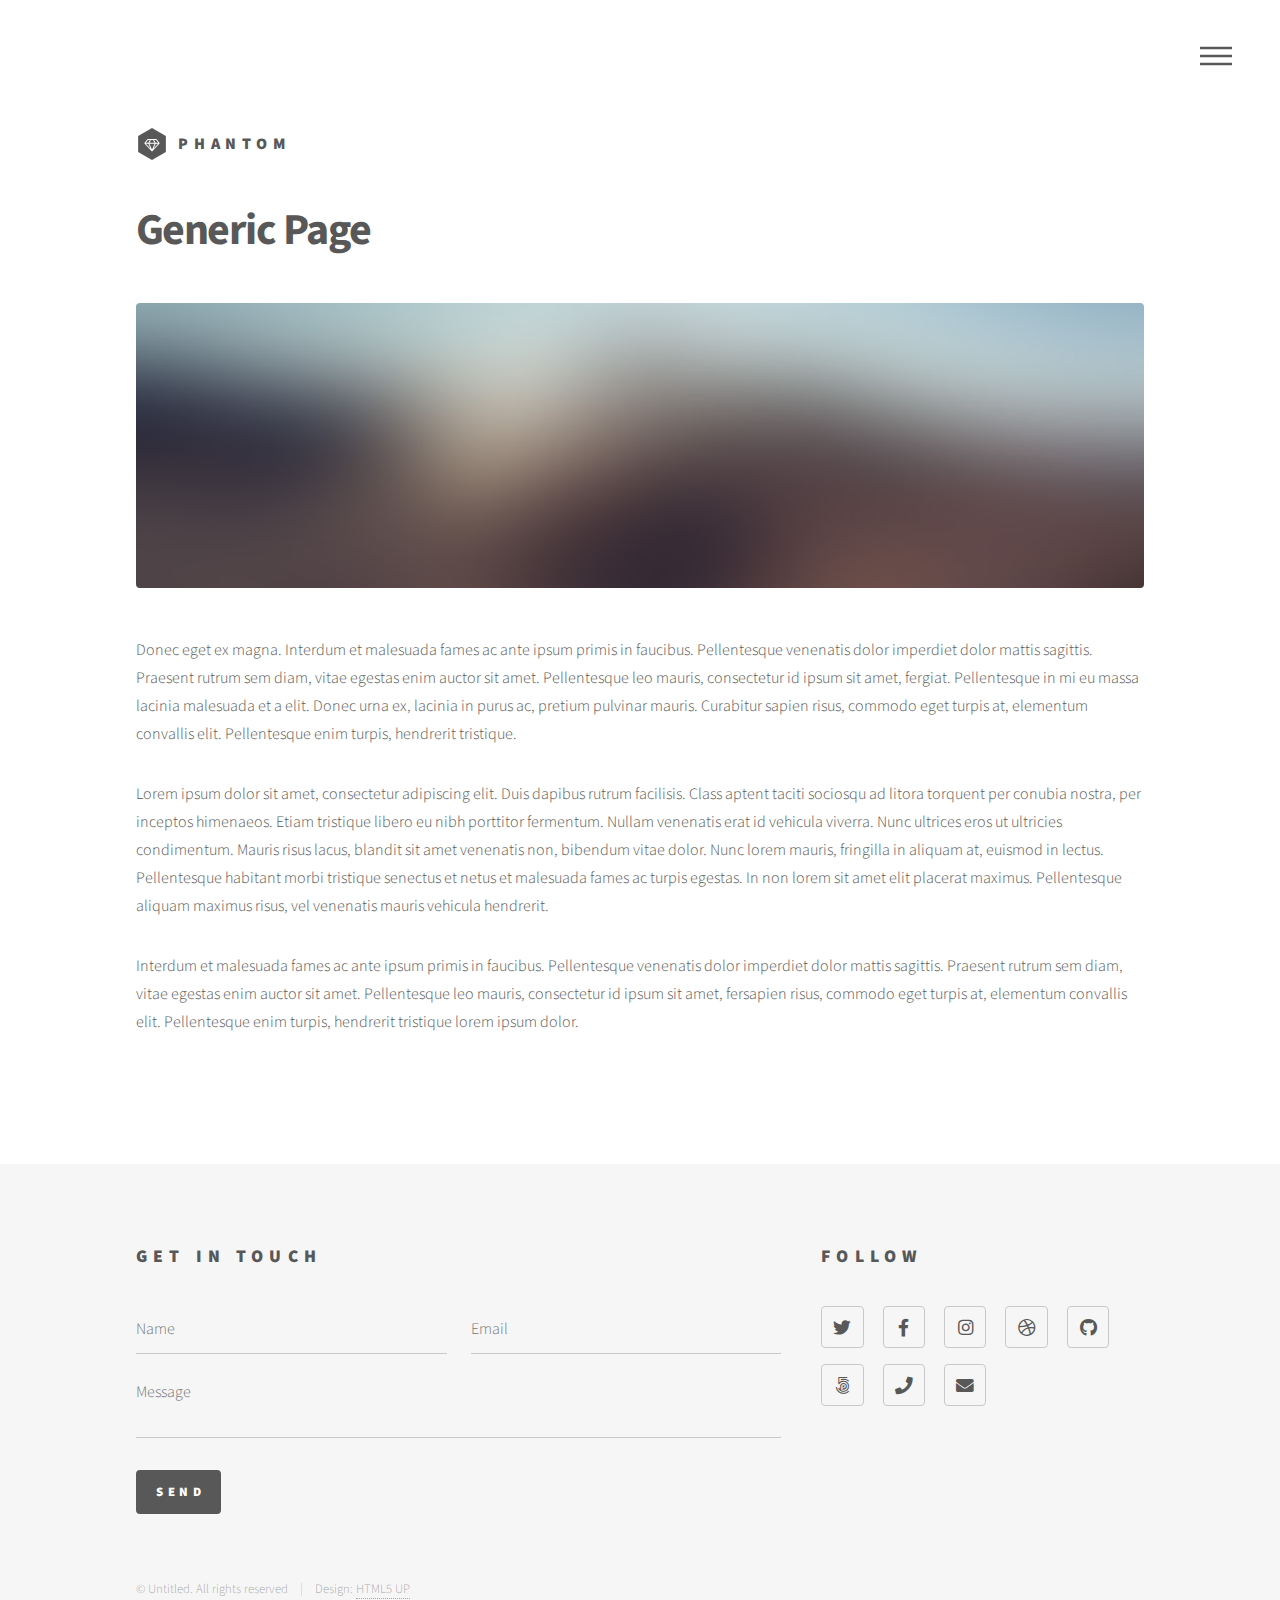
<file: generic.html>
<!DOCTYPE HTML>
<!--
	Phantom by HTML5 UP
	html5up.net | @ajlkn
	Free for personal and commercial use under the CCA 3.0 license (html5up.net/license)
-->
<html>
	<head>
		<title>Generic - Phantom by HTML5 UP</title>
		<meta charset="utf-8" />
		<meta name="viewport" content="width=device-width, initial-scale=1, user-scalable=no" />
		<link rel="stylesheet" href="assets/css/main.css" />
		<noscript><link rel="stylesheet" href="assets/css/noscript.css" /></noscript>
	</head>
	<body class="is-preload">
		<!-- Wrapper -->
			<div id="wrapper">

				<!-- Header -->
					<header id="header">
						<div class="inner">

							<!-- Logo -->
								<a href="index.html" class="logo">
									<span class="symbol"><img src="images/logo.svg" alt="" /></span><span class="title">Phantom</span>
								</a>

							<!-- Nav -->
								<nav>
									<ul>
										<li><a href="#menu">Menu</a></li>
									</ul>
								</nav>

						</div>
					</header>

				<!-- Menu -->
					<nav id="menu">
						<h2>Menu</h2>
						<ul>
							<li><a href="index.html">Home</a></li>
							<li><a href="generic.html">Ipsum veroeros</a></li>
							<li><a href="generic.html">Tempus etiam</a></li>
							<li><a href="generic.html">Consequat dolor</a></li>
							<li><a href="elements.html">Elements</a></li>
						</ul>
					</nav>

				<!-- Main -->
					<div id="main">
						<div class="inner">
							<h1>Generic Page</h1>
							<span class="image main"><img src="images/pic13.jpg" alt="" /></span>
							<p>Donec eget ex magna. Interdum et malesuada fames ac ante ipsum primis in faucibus. Pellentesque venenatis dolor imperdiet dolor mattis sagittis. Praesent rutrum sem diam, vitae egestas enim auctor sit amet. Pellentesque leo mauris, consectetur id ipsum sit amet, fergiat. Pellentesque in mi eu massa lacinia malesuada et a elit. Donec urna ex, lacinia in purus ac, pretium pulvinar mauris. Curabitur sapien risus, commodo eget turpis at, elementum convallis elit. Pellentesque enim turpis, hendrerit tristique.</p>
							<p>Lorem ipsum dolor sit amet, consectetur adipiscing elit. Duis dapibus rutrum facilisis. Class aptent taciti sociosqu ad litora torquent per conubia nostra, per inceptos himenaeos. Etiam tristique libero eu nibh porttitor fermentum. Nullam venenatis erat id vehicula viverra. Nunc ultrices eros ut ultricies condimentum. Mauris risus lacus, blandit sit amet venenatis non, bibendum vitae dolor. Nunc lorem mauris, fringilla in aliquam at, euismod in lectus. Pellentesque habitant morbi tristique senectus et netus et malesuada fames ac turpis egestas. In non lorem sit amet elit placerat maximus. Pellentesque aliquam maximus risus, vel venenatis mauris vehicula hendrerit.</p>
							<p>Interdum et malesuada fames ac ante ipsum primis in faucibus. Pellentesque venenatis dolor imperdiet dolor mattis sagittis. Praesent rutrum sem diam, vitae egestas enim auctor sit amet. Pellentesque leo mauris, consectetur id ipsum sit amet, fersapien risus, commodo eget turpis at, elementum convallis elit. Pellentesque enim turpis, hendrerit tristique lorem ipsum dolor.</p>
						</div>
					</div>

				<!-- Footer -->
					<footer id="footer">
						<div class="inner">
							<section>
								<h2>Get in touch</h2>
								<form method="post" action="#">
									<div class="fields">
										<div class="field half">
											<input type="text" name="name" id="name" placeholder="Name" />
										</div>
										<div class="field half">
											<input type="email" name="email" id="email" placeholder="Email" />
										</div>
										<div class="field">
											<textarea name="message" id="message" placeholder="Message"></textarea>
										</div>
									</div>
									<ul class="actions">
										<li><input type="submit" value="Send" class="primary" /></li>
									</ul>
								</form>
							</section>
							<section>
								<h2>Follow</h2>
								<ul class="icons">
									<li><a href="#" class="icon brands style2 fa-twitter"><span class="label">Twitter</span></a></li>
									<li><a href="#" class="icon brands style2 fa-facebook-f"><span class="label">Facebook</span></a></li>
									<li><a href="#" class="icon brands style2 fa-instagram"><span class="label">Instagram</span></a></li>
									<li><a href="#" class="icon brands style2 fa-dribbble"><span class="label">Dribbble</span></a></li>
									<li><a href="#" class="icon brands style2 fa-github"><span class="label">GitHub</span></a></li>
									<li><a href="#" class="icon brands style2 fa-500px"><span class="label">500px</span></a></li>
									<li><a href="#" class="icon solid style2 fa-phone"><span class="label">Phone</span></a></li>
									<li><a href="#" class="icon solid style2 fa-envelope"><span class="label">Email</span></a></li>
								</ul>
							</section>
							<ul class="copyright">
								<li>&copy; Untitled. All rights reserved</li><li>Design: <a href="http://html5up.net">HTML5 UP</a></li>
							</ul>
						</div>
					</footer>

			</div>

		<!-- Scripts -->
			<script src="assets/js/jquery.min.js"></script>
			<script src="assets/js/browser.min.js"></script>
			<script src="assets/js/breakpoints.min.js"></script>
			<script src="assets/js/util.js"></script>
			<script src="assets/js/main.js"></script>

	</body>
</html>
</file>
<file: assets/css/noscript.css>
/*
	Phantom by HTML5 UP
	html5up.net | @ajlkn
	Free for personal and commercial use under the CCA 3.0 license (html5up.net/license)
*/

/* Tiles */

	body.is-preload .tiles article {
		-moz-transform: none;
		-webkit-transform: none;
		-ms-transform: none;
		transform: none;
		opacity: 1;
	}
</file>
<file: assets/css/main.css>
@import url(fontawesome-all.min.css);
@import url("https://fonts.googleapis.com/css?family=Source+Sans+Pro:300,700,900");

/*
	Phantom by HTML5 UP
	html5up.net | @ajlkn
	Free for personal and commercial use under the CCA 3.0 license (html5up.net/license)
*/

html, body, div, span, applet, object,
iframe, h1, h2, h3, h4, h5, h6, p, blockquote,
pre, a, abbr, acronym, address, big, cite,
code, del, dfn, em, img, ins, kbd, q, s, samp,
small, strike, strong, sub, sup, tt, var, b,
u, i, center, dl, dt, dd, ol, ul, li, fieldset,
form, label, legend, table, caption, tbody,
tfoot, thead, tr, th, td, article, aside,
canvas, details, embed, figure, figcaption,
footer, header, hgroup, menu, nav, output, ruby,
section, summary, time, mark, audio, video {
	margin: 0;
	padding: 0;
	border: 0;
	font-size: 100%;
	font: inherit;
	vertical-align: baseline;}

article, aside, details, figcaption, figure,
footer, header, hgroup, menu, nav, section {
	display: block;}

body {
	line-height: 1;
}

.prof{
	display: flex;
	justify-content: center;
	align-items: center;
	margin: 20px 0; /* Adjust as needed */
}

ol, ul {
	list-style: none;
}

blockquote, q {
	quotes: none;
}

	blockquote:before, blockquote:after, q:before, q:after {
		content: '';
		content: none;
	}

table {
	border-collapse: collapse;
	border-spacing: 0;
}

body {
	-webkit-text-size-adjust: none;
}

mark {
	background-color: transparent;
	color: inherit;
}

input::-moz-focus-inner {
	border: 0;
	padding: 0;
}

input, select, textarea {
	-moz-appearance: none;
	-webkit-appearance: none;
	-ms-appearance: none;
	appearance: none;
}

/* Basic */

	@-ms-viewport {
		width: device-width;
	}

	body {
		-ms-overflow-style: scrollbar;
	}

	@media screen and (max-width: 480px) {

		html, body {
			min-width: 320px;
		}

	}

	html {
		box-sizing: border-box;
	}

	*, *:before, *:after {
		box-sizing: inherit;
	}

	body {
		background: #ffffff;

	}

		body.is-preload *, body.is-preload *:before, body.is-preload *:after {
			-moz-animation: none !important;
			-webkit-animation: none !important;
			-ms-animation: none !important;
			animation: none !important;
			-moz-transition: none !important;
			-webkit-transition: none !important;
			-ms-transition: none !important;
			transition: none !important;
		}

/* Type */

	body, input, select, textarea {
		color: #585858;
		font-family: "Source Sans Pro", Helvetica, sans-serif;
		font-size: 16pt;
		font-weight: 300;
		line-height: 1.75;
	}

		@media screen and (max-width: 1680px) {

			body, input, select, textarea {
				font-size: 14pt;
			}

		}

		@media screen and (max-width: 1280px) {

			body, input, select, textarea {
				font-size: 12pt;
			}

		}

	a {
		-moz-transition: border-bottom-color 0.2s ease, color 0.2s ease;
		-webkit-transition: border-bottom-color 0.2s ease, color 0.2s ease;
		-ms-transition: border-bottom-color 0.2s ease, color 0.2s ease;
		transition: border-bottom-color 0.2s ease, color 0.2s ease;
		text-decoration: none;
		color: #585858;
		border-bottom: dotted 1px rgba(88, 88, 88, 0.5);
	}

		a:hover {
			border-bottom-color: transparent;
			color: #f2849e !important;
		}

	strong, b {
		font-weight: 900;
	}

	em, i {
		font-style: italic;
	}

	p {
		margin: 0 0 2em 0;
	}

	h1 {
		font-size: 2.75em;
		font-weight: 700;
		line-height: 1.3;
		margin: 0 0 1em 0;
		letter-spacing: -0.035em;
	}

		h1 a {
			color: inherit;
		}

		@media screen and (max-width: 736px) {

			h1 {
				font-size: 2em;
				margin: 0 0 1em 0;
			}

		}

		@media screen and (max-width: 360px) {

			h1 {
				font-size: 1.75em;
			}

		}

	h2, h3, h4, h5, h6 {
		font-weight: 900;
		line-height: 1.5;
		margin: 0 0 2em 0;
		text-transform: uppercase;
		letter-spacing: 0.35em;
	}

		h2 a, h3 a, h4 a, h5 a, h6 a {
			color: inherit;
		}

	h2 {
		font-size: 1.1em;
	}

	h3 {
		font-size: 1em;
	}

	h4 {
		font-size: 0.8em;
	}

	h5 {
		font-size: 0.8em;
	}

	h6 {
		font-size: 0.8em;
	}

	@media screen and (max-width: 980px) {

		h1 br, h2 br, h3 br, h4 br, h5 br, h6 br {
			display: none;
		}

	}

	@media screen and (max-width: 736px) {

		h2 {
			font-size: 1em;
		}

		h3 {
			font-size: 0.8em;
		}

	}

	sub {
		font-size: 0.8em;
		position: relative;
		top: 0.5em;
	}

	sup {
		font-size: 0.8em;
		position: relative;
		top: -0.5em;
	}

	blockquote {
		border-left: solid 4px #c9c9c9;
		font-style: italic;
		margin: 0 0 2em 0;
		padding: 0.5em 0 0.5em 2em;
	}

	code {
		background: rgba(144, 144, 144, 0.075);
		border-radius: 4px;
		border: solid 1px #c9c9c9;
		font-family: "Courier New", monospace;
		font-size: 0.9em;
		margin: 0 0.25em;
		padding: 0.25em 0.65em;
	}

	pre {
		-webkit-overflow-scrolling: touch;
		font-family: "Courier New", monospace;
		font-size: 0.9em;
		margin: 0 0 2em 0;
	}

		pre code {
			display: block;
			line-height: 1.75;
			padding: 1em 1.5em;
			overflow-x: auto;
		}

	hr {
		border: 0;
		border-bottom: solid 1px #c9c9c9;
		margin: 2em 0;
	}

		hr.major {
			margin: 3em 0;
		}

	.align-left {
		text-align: left;
	}

	.align-center {
		text-align: center;
	}

	.align-right {
		text-align: right;
	}

/* Row */

	.row {
		display: flex;
		flex-wrap: wrap;
		box-sizing: border-box;
		align-items: stretch;
	}

		.row > * {
			box-sizing: border-box;
		}

		.row.gtr-uniform > * > :last-child {
			margin-bottom: 0;
		}

		.row.aln-left {
			justify-content: flex-start;
		}

		.row.aln-center {
			justify-content: center;
		}

		.row.aln-right {
			justify-content: flex-end;
		}

		.row.aln-top {
			align-items: flex-start;
		}

		.row.aln-middle {
			align-items: center;
		}

		.row.aln-bottom {
			align-items: flex-end;
		}

		.row > .imp {
			order: -1;
		}

		.row > .col-1 {
			width: 8.33333%;
		}

		.row > .off-1 {
			margin-left: 8.33333%;
		}

		.row > .col-2 {
			width: 16.66667%;
		}

		.row > .off-2 {
			margin-left: 16.66667%;
		}

		.row > .col-3 {
			width: 25%;
		}

		.row > .off-3 {
			margin-left: 25%;
		}

		.row > .col-4 {
			width: 33.33333%;
		}

		.row > .off-4 {
			margin-left: 33.33333%;
		}

		.row > .col-5 {
			width: 41.66667%;
		}

		.row > .off-5 {
			margin-left: 41.66667%;
		}

		.row > .col-6 {
			width: 50%;
		}

		.row > .off-6 {
			margin-left: 50%;
		}

		.row > .col-7 {
			width: 58.33333%;
		}

		.row > .off-7 {
			margin-left: 58.33333%;
		}

		.row > .col-8 {
			width: 66.66667%;
		}

		.row > .off-8 {
			margin-left: 66.66667%;
		}

		.row > .col-9 {
			width: 75%;
		}

		.row > .off-9 {
			margin-left: 75%;
		}

		.row > .col-10 {
			width: 83.33333%;
		}

		.row > .off-10 {
			margin-left: 83.33333%;
		}

		.row > .col-11 {
			width: 91.66667%;
		}

		.row > .off-11 {
			margin-left: 91.66667%;
		}

		.row > .col-12 {
			width: 100%;
		}

		.row > .off-12 {
			margin-left: 100%;
		}

		.row.gtr-0 {
			margin-top: 0;
			margin-left: 0em;
		}

			.row.gtr-0 > * {
				padding: 0 0 0 0em;
			}

			.row.gtr-0.gtr-uniform {
				margin-top: 0em;
			}

				.row.gtr-0.gtr-uniform > * {
					padding-top: 0em;
				}

		.row.gtr-25 {
			margin-top: 0;
			margin-left: -0.5em;
		}

			.row.gtr-25 > * {
				padding: 0 0 0 0.5em;
			}

			.row.gtr-25.gtr-uniform {
				margin-top: -0.5em;
			}

				.row.gtr-25.gtr-uniform > * {
					padding-top: 0.5em;
				}

		.row.gtr-50 {
			margin-top: 0;
			margin-left: -1em;
		}

			.row.gtr-50 > * {
				padding: 0 0 0 1em;
			}

			.row.gtr-50.gtr-uniform {
				margin-top: -1em;
			}

				.row.gtr-50.gtr-uniform > * {
					padding-top: 1em;
				}

		.row {
			margin-top: 0;
			margin-left: -2em;
		}

			.row > * {
				padding: 0 0 0 2em;
			}

			.row.gtr-uniform {
				margin-top: -2em;
			}

				.row.gtr-uniform > * {
					padding-top: 2em;
				}

		.row.gtr-150 {
			margin-top: 0;
			margin-left: -3em;
		}

			.row.gtr-150 > * {
				padding: 0 0 0 3em;
			}

			.row.gtr-150.gtr-uniform {
				margin-top: -3em;
			}

				.row.gtr-150.gtr-uniform > * {
					padding-top: 3em;
				}

		.row.gtr-200 {
			margin-top: 0;
			margin-left: -4em;
		}

			.row.gtr-200 > * {
				padding: 0 0 0 4em;
			}

			.row.gtr-200.gtr-uniform {
				margin-top: -4em;
			}

				.row.gtr-200.gtr-uniform > * {
					padding-top: 4em;
				}

		@media screen and (max-width: 1680px) {

			.row {
				display: flex;
				flex-wrap: wrap;
				box-sizing: border-box;
				align-items: stretch;
			}

				.row > * {
					box-sizing: border-box;
				}

				.row.gtr-uniform > * > :last-child {
					margin-bottom: 0;
				}

				.row.aln-left {
					justify-content: flex-start;
				}

				.row.aln-center {
					justify-content: center;
				}

				.row.aln-right {
					justify-content: flex-end;
				}

				.row.aln-top {
					align-items: flex-start;
				}

				.row.aln-middle {
					align-items: center;
				}

				.row.aln-bottom {
					align-items: flex-end;
				}

				.row > .imp-xlarge {
					order: -1;
				}

				.row > .col-1-xlarge {
					width: 8.33333%;
				}

				.row > .off-1-xlarge {
					margin-left: 8.33333%;
				}

				.row > .col-2-xlarge {
					width: 16.66667%;
				}

				.row > .off-2-xlarge {
					margin-left: 16.66667%;
				}

				.row > .col-3-xlarge {
					width: 25%;
				}

				.row > .off-3-xlarge {
					margin-left: 25%;
				}

				.row > .col-4-xlarge {
					width: 33.33333%;
				}

				.row > .off-4-xlarge {
					margin-left: 33.33333%;
				}

				.row > .col-5-xlarge {
					width: 41.66667%;
				}

				.row > .off-5-xlarge {
					margin-left: 41.66667%;
				}

				.row > .col-6-xlarge {
					width: 50%;
				}

				.row > .off-6-xlarge {
					margin-left: 50%;
				}

				.row > .col-7-xlarge {
					width: 58.33333%;
				}

				.row > .off-7-xlarge {
					margin-left: 58.33333%;
				}

				.row > .col-8-xlarge {
					width: 66.66667%;
				}

				.row > .off-8-xlarge {
					margin-left: 66.66667%;
				}

				.row > .col-9-xlarge {
					width: 75%;
				}

				.row > .off-9-xlarge {
					margin-left: 75%;
				}

				.row > .col-10-xlarge {
					width: 83.33333%;
				}

				.row > .off-10-xlarge {
					margin-left: 83.33333%;
				}

				.row > .col-11-xlarge {
					width: 91.66667%;
				}

				.row > .off-11-xlarge {
					margin-left: 91.66667%;
				}

				.row > .col-12-xlarge {
					width: 100%;
				}

				.row > .off-12-xlarge {
					margin-left: 100%;
				}

				.row.gtr-0 {
					margin-top: 0;
					margin-left: 0em;
				}

					.row.gtr-0 > * {
						padding: 0 0 0 0em;
					}

					.row.gtr-0.gtr-uniform {
						margin-top: 0em;
					}

						.row.gtr-0.gtr-uniform > * {
							padding-top: 0em;
						}

				.row.gtr-25 {
					margin-top: 0;
					margin-left: -0.5em;
				}

					.row.gtr-25 > * {
						padding: 0 0 0 0.5em;
					}

					.row.gtr-25.gtr-uniform {
						margin-top: -0.5em;
					}

						.row.gtr-25.gtr-uniform > * {
							padding-top: 0.5em;
						}

				.row.gtr-50 {
					margin-top: 0;
					margin-left: -1em;
				}

					.row.gtr-50 > * {
						padding: 0 0 0 1em;
					}

					.row.gtr-50.gtr-uniform {
						margin-top: -1em;
					}

						.row.gtr-50.gtr-uniform > * {
							padding-top: 1em;
						}

				.row {
					margin-top: 0;
					margin-left: -2em;
				}

					.row > * {
						padding: 0 0 0 2em;
					}

					.row.gtr-uniform {
						margin-top: -2em;
					}

						.row.gtr-uniform > * {
							padding-top: 2em;
						}

				.row.gtr-150 {
					margin-top: 0;
					margin-left: -3em;
				}

					.row.gtr-150 > * {
						padding: 0 0 0 3em;
					}

					.row.gtr-150.gtr-uniform {
						margin-top: -3em;
					}

						.row.gtr-150.gtr-uniform > * {
							padding-top: 3em;
						}

				.row.gtr-200 {
					margin-top: 0;
					margin-left: -4em;
				}

					.row.gtr-200 > * {
						padding: 0 0 0 4em;
					}

					.row.gtr-200.gtr-uniform {
						margin-top: -4em;
					}

						.row.gtr-200.gtr-uniform > * {
							padding-top: 4em;
						}

		}

		@media screen and (max-width: 1280px) {

			.row {
				display: flex;
				flex-wrap: wrap;
				box-sizing: border-box;
				align-items: stretch;
			}

				.row > * {
					box-sizing: border-box;
				}

				.row.gtr-uniform > * > :last-child {
					margin-bottom: 0;
				}

				.row.aln-left {
					justify-content: flex-start;
				}

				.row.aln-center {
					justify-content: center;
				}

				.row.aln-right {
					justify-content: flex-end;
				}

				.row.aln-top {
					align-items: flex-start;
				}

				.row.aln-middle {
					align-items: center;
				}

				.row.aln-bottom {
					align-items: flex-end;
				}

				.row > .imp-large {
					order: -1;
				}

				.row > .col-1-large {
					width: 8.33333%;
				}

				.row > .off-1-large {
					margin-left: 8.33333%;
				}

				.row > .col-2-large {
					width: 16.66667%;
				}

				.row > .off-2-large {
					margin-left: 16.66667%;
				}

				.row > .col-3-large {
					width: 25%;
				}

				.row > .off-3-large {
					margin-left: 25%;
				}

				.row > .col-4-large {
					width: 33.33333%;
				}

				.row > .off-4-large {
					margin-left: 33.33333%;
				}

				.row > .col-5-large {
					width: 41.66667%;
				}

				.row > .off-5-large {
					margin-left: 41.66667%;
				}

				.row > .col-6-large {
					width: 50%;
				}

				.row > .off-6-large {
					margin-left: 50%;
				}

				.row > .col-7-large {
					width: 58.33333%;
				}

				.row > .off-7-large {
					margin-left: 58.33333%;
				}

				.row > .col-8-large {
					width: 66.66667%;
				}

				.row > .off-8-large {
					margin-left: 66.66667%;
				}

				.row > .col-9-large {
					width: 75%;
				}

				.row > .off-9-large {
					margin-left: 75%;
				}

				.row > .col-10-large {
					width: 83.33333%;
				}

				.row > .off-10-large {
					margin-left: 83.33333%;
				}

				.row > .col-11-large {
					width: 91.66667%;
				}

				.row > .off-11-large {
					margin-left: 91.66667%;
				}

				.row > .col-12-large {
					width: 100%;
				}

				.row > .off-12-large {
					margin-left: 100%;
				}

				.row.gtr-0 {
					margin-top: 0;
					margin-left: 0em;
				}

					.row.gtr-0 > * {
						padding: 0 0 0 0em;
					}

					.row.gtr-0.gtr-uniform {
						margin-top: 0em;
					}

						.row.gtr-0.gtr-uniform > * {
							padding-top: 0em;
						}

				.row.gtr-25 {
					margin-top: 0;
					margin-left: -0.5em;
				}

					.row.gtr-25 > * {
						padding: 0 0 0 0.5em;
					}

					.row.gtr-25.gtr-uniform {
						margin-top: -0.5em;
					}

						.row.gtr-25.gtr-uniform > * {
							padding-top: 0.5em;
						}

				.row.gtr-50 {
					margin-top: 0;
					margin-left: -1em;
				}

					.row.gtr-50 > * {
						padding: 0 0 0 1em;
					}

					.row.gtr-50.gtr-uniform {
						margin-top: -1em;
					}

						.row.gtr-50.gtr-uniform > * {
							padding-top: 1em;
						}

				.row {
					margin-top: 0;
					margin-left: -2em;
				}

					.row > * {
						padding: 0 0 0 2em;
					}

					.row.gtr-uniform {
						margin-top: -2em;
					}

						.row.gtr-uniform > * {
							padding-top: 2em;
						}

				.row.gtr-150 {
					margin-top: 0;
					margin-left: -3em;
				}

					.row.gtr-150 > * {
						padding: 0 0 0 3em;
					}

					.row.gtr-150.gtr-uniform {
						margin-top: -3em;
					}

						.row.gtr-150.gtr-uniform > * {
							padding-top: 3em;
						}

				.row.gtr-200 {
					margin-top: 0;
					margin-left: -4em;
				}

					.row.gtr-200 > * {
						padding: 0 0 0 4em;
					}

					.row.gtr-200.gtr-uniform {
						margin-top: -4em;
					}

						.row.gtr-200.gtr-uniform > * {
							padding-top: 4em;
						}

		}

		@media screen and (max-width: 980px) {

			.row {
				display: flex;
				flex-wrap: wrap;
				box-sizing: border-box;
				align-items: stretch;
			}

				.row > * {
					box-sizing: border-box;
				}

				.row.gtr-uniform > * > :last-child {
					margin-bottom: 0;
				}

				.row.aln-left {
					justify-content: flex-start;
				}

				.row.aln-center {
					justify-content: center;
				}

				.row.aln-right {
					justify-content: flex-end;
				}

				.row.aln-top {
					align-items: flex-start;
				}

				.row.aln-middle {
					align-items: center;
				}

				.row.aln-bottom {
					align-items: flex-end;
				}

				.row > .imp-medium {
					order: -1;
				}

				.row > .col-1-medium {
					width: 8.33333%;
				}

				.row > .off-1-medium {
					margin-left: 8.33333%;
				}

				.row > .col-2-medium {
					width: 16.66667%;
				}

				.row > .off-2-medium {
					margin-left: 16.66667%;
				}

				.row > .col-3-medium {
					width: 25%;
				}

				.row > .off-3-medium {
					margin-left: 25%;
				}

				.row > .col-4-medium {
					width: 33.33333%;
				}

				.row > .off-4-medium {
					margin-left: 33.33333%;
				}

				.row > .col-5-medium {
					width: 41.66667%;
				}

				.row > .off-5-medium {
					margin-left: 41.66667%;
				}

				.row > .col-6-medium {
					width: 50%;
				}

				.row > .off-6-medium {
					margin-left: 50%;
				}

				.row > .col-7-medium {
					width: 58.33333%;
				}

				.row > .off-7-medium {
					margin-left: 58.33333%;
				}

				.row > .col-8-medium {
					width: 66.66667%;
				}

				.row > .off-8-medium {
					margin-left: 66.66667%;
				}

				.row > .col-9-medium {
					width: 75%;
				}

				.row > .off-9-medium {
					margin-left: 75%;
				}

				.row > .col-10-medium {
					width: 83.33333%;
				}

				.row > .off-10-medium {
					margin-left: 83.33333%;
				}

				.row > .col-11-medium {
					width: 91.66667%;
				}

				.row > .off-11-medium {
					margin-left: 91.66667%;
				}

				.row > .col-12-medium {
					width: 100%;
				}

				.row > .off-12-medium {
					margin-left: 100%;
				}

				.row.gtr-0 {
					margin-top: 0;
					margin-left: 0em;
				}

					.row.gtr-0 > * {
						padding: 0 0 0 0em;
					}

					.row.gtr-0.gtr-uniform {
						margin-top: 0em;
					}

						.row.gtr-0.gtr-uniform > * {
							padding-top: 0em;
						}

				.row.gtr-25 {
					margin-top: 0;
					margin-left: -0.375em;
				}

					.row.gtr-25 > * {
						padding: 0 0 0 0.375em;
					}

					.row.gtr-25.gtr-uniform {
						margin-top: -0.375em;
					}

						.row.gtr-25.gtr-uniform > * {
							padding-top: 0.375em;
						}

				.row.gtr-50 {
					margin-top: 0;
					margin-left: -0.75em;
				}

					.row.gtr-50 > * {
						padding: 0 0 0 0.75em;
					}

					.row.gtr-50.gtr-uniform {
						margin-top: -0.75em;
					}

						.row.gtr-50.gtr-uniform > * {
							padding-top: 0.75em;
						}

				.row {
					margin-top: 0;
					margin-left: -1.5em;
				}

					.row > * {
						padding: 0 0 0 1.5em;
					}

					.row.gtr-uniform {
						margin-top: -1.5em;
					}

						.row.gtr-uniform > * {
							padding-top: 1.5em;
						}

				.row.gtr-150 {
					margin-top: 0;
					margin-left: -2.25em;
				}

					.row.gtr-150 > * {
						padding: 0 0 0 2.25em;
					}

					.row.gtr-150.gtr-uniform {
						margin-top: -2.25em;
					}

						.row.gtr-150.gtr-uniform > * {
							padding-top: 2.25em;
						}

				.row.gtr-200 {
					margin-top: 0;
					margin-left: -3em;
				}

					.row.gtr-200 > * {
						padding: 0 0 0 3em;
					}

					.row.gtr-200.gtr-uniform {
						margin-top: -3em;
					}

						.row.gtr-200.gtr-uniform > * {
							padding-top: 3em;
						}

		}

		@media screen and (max-width: 736px) {

			.row {
				display: flex;
				flex-wrap: wrap;
				box-sizing: border-box;
				align-items: stretch;
			}

				.row > * {
					box-sizing: border-box;
				}

				.row.gtr-uniform > * > :last-child {
					margin-bottom: 0;
				}

				.row.aln-left {
					justify-content: flex-start;
				}

				.row.aln-center {
					justify-content: center;
				}

				.row.aln-right {
					justify-content: flex-end;
				}

				.row.aln-top {
					align-items: flex-start;
				}

				.row.aln-middle {
					align-items: center;
				}

				.row.aln-bottom {
					align-items: flex-end;
				}

				.row > .imp-small {
					order: -1;
				}

				.row > .col-1-small {
					width: 8.33333%;
				}

				.row > .off-1-small {
					margin-left: 8.33333%;
				}

				.row > .col-2-small {
					width: 16.66667%;
				}

				.row > .off-2-small {
					margin-left: 16.66667%;
				}

				.row > .col-3-small {
					width: 25%;
				}

				.row > .off-3-small {
					margin-left: 25%;
				}

				.row > .col-4-small {
					width: 33.33333%;
				}

				.row > .off-4-small {
					margin-left: 33.33333%;
				}

				.row > .col-5-small {
					width: 41.66667%;
				}

				.row > .off-5-small {
					margin-left: 41.66667%;
				}

				.row > .col-6-small {
					width: 50%;
				}

				.row > .off-6-small {
					margin-left: 50%;
				}

				.row > .col-7-small {
					width: 58.33333%;
				}

				.row > .off-7-small {
					margin-left: 58.33333%;
				}

				.row > .col-8-small {
					width: 66.66667%;
				}

				.row > .off-8-small {
					margin-left: 66.66667%;
				}

				.row > .col-9-small {
					width: 75%;
				}

				.row > .off-9-small {
					margin-left: 75%;
				}

				.row > .col-10-small {
					width: 83.33333%;
				}

				.row > .off-10-small {
					margin-left: 83.33333%;
				}

				.row > .col-11-small {
					width: 91.66667%;
				}

				.row > .off-11-small {
					margin-left: 91.66667%;
				}

				.row > .col-12-small {
					width: 100%;
				}

				.row > .off-12-small {
					margin-left: 100%;
				}

				.row.gtr-0 {
					margin-top: 0;
					margin-left: 0em;
				}

					.row.gtr-0 > * {
						padding: 0 0 0 0em;
					}

					.row.gtr-0.gtr-uniform {
						margin-top: 0em;
					}

						.row.gtr-0.gtr-uniform > * {
							padding-top: 0em;
						}

				.row.gtr-25 {
					margin-top: 0;
					margin-left: -0.25em;
				}

					.row.gtr-25 > * {
						padding: 0 0 0 0.25em;
					}

					.row.gtr-25.gtr-uniform {
						margin-top: -0.25em;
					}

						.row.gtr-25.gtr-uniform > * {
							padding-top: 0.25em;
						}

				.row.gtr-50 {
					margin-top: 0;
					margin-left: -0.5em;
				}

					.row.gtr-50 > * {
						padding: 0 0 0 0.5em;
					}

					.row.gtr-50.gtr-uniform {
						margin-top: -0.5em;
					}

						.row.gtr-50.gtr-uniform > * {
							padding-top: 0.5em;
						}

				.row {
					margin-top: 0;
					margin-left: -1em;
				}

					.row > * {
						padding: 0 0 0 1em;
					}

					.row.gtr-uniform {
						margin-top: -1em;
					}

						.row.gtr-uniform > * {
							padding-top: 1em;
						}

				.row.gtr-150 {
					margin-top: 0;
					margin-left: -1.5em;
				}

					.row.gtr-150 > * {
						padding: 0 0 0 1.5em;
					}

					.row.gtr-150.gtr-uniform {
						margin-top: -1.5em;
					}

						.row.gtr-150.gtr-uniform > * {
							padding-top: 1.5em;
						}

				.row.gtr-200 {
					margin-top: 0;
					margin-left: -2em;
				}

					.row.gtr-200 > * {
						padding: 0 0 0 2em;
					}

					.row.gtr-200.gtr-uniform {
						margin-top: -2em;
					}

						.row.gtr-200.gtr-uniform > * {
							padding-top: 2em;
						}

		}

		@media screen and (max-width: 480px) {

			.row {
				display: flex;
				flex-wrap: wrap;
				box-sizing: border-box;
				align-items: stretch;
			}

				.row > * {
					box-sizing: border-box;
				}

				.row.gtr-uniform > * > :last-child {
					margin-bottom: 0;
				}

				.row.aln-left {
					justify-content: flex-start;
				}

				.row.aln-center {
					justify-content: center;
				}

				.row.aln-right {
					justify-content: flex-end;
				}

				.row.aln-top {
					align-items: flex-start;
				}

				.row.aln-middle {
					align-items: center;
				}

				.row.aln-bottom {
					align-items: flex-end;
				}

				.row > .imp-xsmall {
					order: -1;
				}

				.row > .col-1-xsmall {
					width: 8.33333%;
				}

				.row > .off-1-xsmall {
					margin-left: 8.33333%;
				}

				.row > .col-2-xsmall {
					width: 16.66667%;
				}

				.row > .off-2-xsmall {
					margin-left: 16.66667%;
				}

				.row > .col-3-xsmall {
					width: 25%;
				}

				.row > .off-3-xsmall {
					margin-left: 25%;
				}

				.row > .col-4-xsmall {
					width: 33.33333%;
				}

				.row > .off-4-xsmall {
					margin-left: 33.33333%;
				}

				.row > .col-5-xsmall {
					width: 41.66667%;
				}

				.row > .off-5-xsmall {
					margin-left: 41.66667%;
				}

				.row > .col-6-xsmall {
					width: 50%;
				}

				.row > .off-6-xsmall {
					margin-left: 50%;
				}

				.row > .col-7-xsmall {
					width: 58.33333%;
				}

				.row > .off-7-xsmall {
					margin-left: 58.33333%;
				}

				.row > .col-8-xsmall {
					width: 66.66667%;
				}

				.row > .off-8-xsmall {
					margin-left: 66.66667%;
				}

				.row > .col-9-xsmall {
					width: 75%;
				}

				.row > .off-9-xsmall {
					margin-left: 75%;
				}

				.row > .col-10-xsmall {
					width: 83.33333%;
				}

				.row > .off-10-xsmall {
					margin-left: 83.33333%;
				}

				.row > .col-11-xsmall {
					width: 91.66667%;
				}

				.row > .off-11-xsmall {
					margin-left: 91.66667%;
				}

				.row > .col-12-xsmall {
					width: 100%;
				}

				.row > .off-12-xsmall {
					margin-left: 100%;
				}

				.row.gtr-0 {
					margin-top: 0;
					margin-left: 0em;
				}

					.row.gtr-0 > * {
						padding: 0 0 0 0em;
					}

					.row.gtr-0.gtr-uniform {
						margin-top: 0em;
					}

						.row.gtr-0.gtr-uniform > * {
							padding-top: 0em;
						}

				.row.gtr-25 {
					margin-top: 0;
					margin-left: -0.25em;
				}

					.row.gtr-25 > * {
						padding: 0 0 0 0.25em;
					}

					.row.gtr-25.gtr-uniform {
						margin-top: -0.25em;
					}

						.row.gtr-25.gtr-uniform > * {
							padding-top: 0.25em;
						}

				.row.gtr-50 {
					margin-top: 0;
					margin-left: -0.5em;
				}

					.row.gtr-50 > * {
						padding: 0 0 0 0.5em;
					}

					.row.gtr-50.gtr-uniform {
						margin-top: -0.5em;
					}

						.row.gtr-50.gtr-uniform > * {
							padding-top: 0.5em;
						}

				.row {
					margin-top: 0;
					margin-left: -1em;
				}

					.row > * {
						padding: 0 0 0 1em;
					}

					.row.gtr-uniform {
						margin-top: -1em;
					}

						.row.gtr-uniform > * {
							padding-top: 1em;
						}

				.row.gtr-150 {
					margin-top: 0;
					margin-left: -1.5em;
				}

					.row.gtr-150 > * {
						padding: 0 0 0 1.5em;
					}

					.row.gtr-150.gtr-uniform {
						margin-top: -1.5em;
					}

						.row.gtr-150.gtr-uniform > * {
							padding-top: 1.5em;
						}

				.row.gtr-200 {
					margin-top: 0;
					margin-left: -2em;
				}

					.row.gtr-200 > * {
						padding: 0 0 0 2em;
					}

					.row.gtr-200.gtr-uniform {
						margin-top: -2em;
					}

						.row.gtr-200.gtr-uniform > * {
							padding-top: 2em;
						}

		}

/* Section/Article */

	section.special, article.special {
		text-align: center;
	}

	header p {
		margin-top: -1em;
	}

	@media screen and (max-width: 736px) {

		header p {
			margin-top: 0;
		}

	}

/* Icon */

	.icon {
		text-decoration: none;
		border-bottom: none;
		position: relative;
	}

		.icon:before {
			-moz-osx-font-smoothing: grayscale;
			-webkit-font-smoothing: antialiased;
			display: inline-block;
			font-style: normal;
			font-variant: normal;
			text-rendering: auto;
			line-height: 1;
			text-transform: none !important;
			font-family: 'Font Awesome 5 Free';
			font-weight: 400;
		}

		.icon > .label {
			display: none;
		}

		.icon:before {
			line-height: inherit;
		}

		.icon.solid:before {
			font-weight: 900;
		}

		.icon.brands:before {
			font-family: 'Font Awesome 5 Brands';
		}

		.icon.style2 {
			-moz-transition: background-color 0.2s ease-in-out, color 0.2s ease-in-out, border-color 0.2s ease-in-out;
			-webkit-transition: background-color 0.2s ease-in-out, color 0.2s ease-in-out, border-color 0.2s ease-in-out;
			-ms-transition: background-color 0.2s ease-in-out, color 0.2s ease-in-out, border-color 0.2s ease-in-out;
			transition: background-color 0.2s ease-in-out, color 0.2s ease-in-out, border-color 0.2s ease-in-out;
			background-color: transparent;
			border: solid 1px #c9c9c9;
			border-radius: 4px;
			width: 2.65em;
			height: 2.65em;
			display: inline-block;
			text-align: center;
			line-height: 2.65em;
			color: inherit;
		}

			.icon.style2:before {
				font-size: 1.1em;
			}

			.icon.style2:hover {
				color: #f2849e;
				border-color: #f2849e;
			}

			.icon.style2:active {
				background-color: rgba(242, 132, 158, 0.1);
			}

/* List */

	ol {
		list-style: decimal;
		margin: 0 0 2em 0;
		padding-left: 1.25em;
	}

		ol li {
			padding-left: 0.25em;
		}

	ul {
		list-style: disc;
		margin: 0 0 2em 0;
		padding-left: 1em;
	}

		ul li {
			padding-left: 0.5em;
		}

		ul.alt {
			list-style: none;
			padding-left: 0;
		}

			ul.alt li {
				border-top: solid 1px #c9c9c9;
				padding: 0.5em 0;
			}

				ul.alt li:first-child {
					border-top: 0;
					padding-top: 0;
				}

	dl {
		margin: 0 0 2em 0;
	}

		dl dt {
			display: block;
			font-weight: 900;
			margin: 0 0 1em 0;
		}

		dl dd {
			margin-left: 2em;
		}

/* Actions */

	ul.actions {
		display: -moz-flex;
		display: -webkit-flex;
		display: -ms-flex;
		display: flex;
		cursor: default;
		list-style: none;
		margin-left: -1em;
		padding-left: 0;
	}

		ul.actions li {
			padding: 0 0 0 1em;
			vertical-align: middle;
		}

		ul.actions.special {
			-moz-justify-content: center;
			-webkit-justify-content: center;
			-ms-justify-content: center;
			justify-content: center;
			width: 100%;
			margin-left: 0;
		}

			ul.actions.special li:first-child {
				padding-left: 0;
			}

		ul.actions.stacked {
			-moz-flex-direction: column;
			-webkit-flex-direction: column;
			-ms-flex-direction: column;
			flex-direction: column;
			margin-left: 0;
		}

			ul.actions.stacked li {
				padding: 1.3em 0 0 0;
			}

				ul.actions.stacked li:first-child {
					padding-top: 0;
				}

		ul.actions.fit {
			width: calc(100% + 1em);
		}

			ul.actions.fit li {
				-moz-flex-grow: 1;
				-webkit-flex-grow: 1;
				-ms-flex-grow: 1;
				flex-grow: 1;
				-moz-flex-shrink: 1;
				-webkit-flex-shrink: 1;
				-ms-flex-shrink: 1;
				flex-shrink: 1;
				width: 100%;
			}

				ul.actions.fit li > * {
					width: 100%;
				}

			ul.actions.fit.stacked {
				width: 100%;
			}

		@media screen and (max-width: 480px) {

			ul.actions:not(.fixed) {
				-moz-flex-direction: column;
				-webkit-flex-direction: column;
				-ms-flex-direction: column;
				flex-direction: column;
				margin-left: 0;
				width: 100% !important;
			}

				ul.actions:not(.fixed) li {
					-moz-flex-grow: 1;
					-webkit-flex-grow: 1;
					-ms-flex-grow: 1;
					flex-grow: 1;
					-moz-flex-shrink: 1;
					-webkit-flex-shrink: 1;
					-ms-flex-shrink: 1;
					flex-shrink: 1;
					padding: 1em 0 0 0;
					text-align: center;
					width: 100%;
				}

					ul.actions:not(.fixed) li > * {
						width: 100%;
					}

					ul.actions:not(.fixed) li:first-child {
						padding-top: 0;
					}

					ul.actions:not(.fixed) li input[type="submit"],
					ul.actions:not(.fixed) li input[type="reset"],
					ul.actions:not(.fixed) li input[type="button"],
					ul.actions:not(.fixed) li button,
					ul.actions:not(.fixed) li .button {
						width: 100%;
					}

						ul.actions:not(.fixed) li input[type="submit"].icon:before,
						ul.actions:not(.fixed) li input[type="reset"].icon:before,
						ul.actions:not(.fixed) li input[type="button"].icon:before,
						ul.actions:not(.fixed) li button.icon:before,
						ul.actions:not(.fixed) li .button.icon:before {
							margin-left: -0.5rem;
						}

		}

/* Icons */

	ul.icons {
		cursor: default;
		list-style: none;
		padding-left: 0;
		margin: -1em 0 2em -1em;
	}

		ul.icons li {
			display: inline-block;
			padding: 1em 0 0 1em;
		}

/* Form */

	form {
		margin: 0 0 2em 0;
		overflow-x: hidden;
	}

		form > :last-child {
			margin-bottom: 0;
		}

		form > .fields {
			display: -moz-flex;
			display: -webkit-flex;
			display: -ms-flex;
			display: flex;
			-moz-flex-wrap: wrap;
			-webkit-flex-wrap: wrap;
			-ms-flex-wrap: wrap;
			flex-wrap: wrap;
			width: calc(100% + 3em);
			margin: -1.5em 0 2em -1.5em;
		}

			form > .fields > .field {
				-moz-flex-grow: 0;
				-webkit-flex-grow: 0;
				-ms-flex-grow: 0;
				flex-grow: 0;
				-moz-flex-shrink: 0;
				-webkit-flex-shrink: 0;
				-ms-flex-shrink: 0;
				flex-shrink: 0;
				padding: 1.5em 0 0 1.5em;
				width: calc(100% - 1.5em);
			}

				form > .fields > .field.half {
					width: calc(50% - 0.75em);
				}

				form > .fields > .field.third {
					width: calc(100%/3 - 0.5em);
				}

				form > .fields > .field.quarter {
					width: calc(25% - 0.375em);
				}

		@media screen and (max-width: 480px) {

			form > .fields {
				width: calc(100% + 3em);
				margin: -1.5em 0 2em -1.5em;
			}

				form > .fields > .field {
					padding: 1.5em 0 0 1.5em;
					width: calc(100% - 1.5em);
				}

					form > .fields > .field.half {
						width: calc(100% - 1.5em);
					}

					form > .fields > .field.third {
						width: calc(100% - 1.5em);
					}

					form > .fields > .field.quarter {
						width: calc(100% - 1.5em);
					}

		}

	label {
		display: block;
		font-size: 0.9em;
		font-weight: 900;
		margin: 0 0 1em 0;
	}

	input[type="text"],
	input[type="password"],
	input[type="email"],
	input[type="tel"],
	select,
	textarea {
		-moz-appearance: none;
		-webkit-appearance: none;
		-ms-appearance: none;
		appearance: none;
		background-color: transparent;
		border: none;
		border-radius: 0;
		border-bottom: solid 1px #c9c9c9;
		color: inherit;
		display: block;
		outline: 0;
		padding: 0;
		text-decoration: none;
		width: 100%;
	}

		input[type="text"]:invalid,
		input[type="password"]:invalid,
		input[type="email"]:invalid,
		input[type="tel"]:invalid,
		select:invalid,
		textarea:invalid {
			box-shadow: none;
		}

		input[type="text"]:focus,
		input[type="password"]:focus,
		input[type="email"]:focus,
		input[type="tel"]:focus,
		select:focus,
		textarea:focus {
			border-bottom-color: #f2849e;
			box-shadow: inset 0 -1px 0 0 #f2849e;
		}

	select {
		background-image: url("data:image/svg+xml;charset=utf8,%3Csvg xmlns='http://www.w3.org/2000/svg' width='40' height='40' preserveAspectRatio='none' viewBox='0 0 40 40'%3E%3Cpath d='M9.4,12.3l10.4,10.4l10.4-10.4c0.2-0.2,0.5-0.4,0.9-0.4c0.3,0,0.6,0.1,0.9,0.4l3.3,3.3c0.2,0.2,0.4,0.5,0.4,0.9 c0,0.4-0.1,0.6-0.4,0.9L20.7,31.9c-0.2,0.2-0.5,0.4-0.9,0.4c-0.3,0-0.6-0.1-0.9-0.4L4.3,17.3c-0.2-0.2-0.4-0.5-0.4-0.9 c0-0.4,0.1-0.6,0.4-0.9l3.3-3.3c0.2-0.2,0.5-0.4,0.9-0.4S9.1,12.1,9.4,12.3z' fill='%23c9c9c9' /%3E%3C/svg%3E");
		background-size: 1.25rem;
		background-repeat: no-repeat;
		background-position: calc(100% - 1rem) center;
		height: 3em;
		padding-right: 3em;
		text-overflow: ellipsis;
	}

		select option {
			background: #ffffff;
		}

		select:focus::-ms-value {
			background-color: transparent;
		}

		select::-ms-expand {
			display: none;
		}

	input[type="text"],
	input[type="password"],
	input[type="email"],
	select {
		height: 3em;
	}

	textarea {
		padding: 0;
		min-height: 3.75em;
	}

	input[type="checkbox"],
	input[type="radio"] {
		-moz-appearance: none;
		-webkit-appearance: none;
		-ms-appearance: none;
		appearance: none;
		display: block;
		float: left;
		margin-right: -2em;
		opacity: 0;
		width: 1em;
		z-index: -1;
	}

		input[type="checkbox"] + label,
		input[type="radio"] + label {
			text-decoration: none;
			color: #585858;
			cursor: pointer;
			display: inline-block;
			font-size: 1em;
			font-weight: 300;
			padding-left: 2.55em;
			padding-right: 0.75em;
			position: relative;
		}

			input[type="checkbox"] + label:before,
			input[type="radio"] + label:before {
				-moz-osx-font-smoothing: grayscale;
				-webkit-font-smoothing: antialiased;
				display: inline-block;
				font-style: normal;
				font-variant: normal;
				text-rendering: auto;
				line-height: 1;
				text-transform: none !important;
				font-family: 'Font Awesome 5 Free';
				font-weight: 900;
			}

			input[type="checkbox"] + label:before,
			input[type="radio"] + label:before {
				border-radius: 4px;
				border: solid 1px #c9c9c9;
				content: '';
				display: inline-block;
				font-size: 0.8em;
				height: 2.25em;
				left: 0;
				line-height: 2.25em;
				position: absolute;
				text-align: center;
				top: 0;
				width: 2.25em;
			}

		input[type="checkbox"]:checked + label:before,
		input[type="radio"]:checked + label:before {
			background: #585858;
			border-color: #585858;
			color: #ffffff;
			content: '\f00c';
		}

		input[type="checkbox"]:focus + label:before,
		input[type="radio"]:focus + label:before {
			border-color: #f2849e;
			box-shadow: 0 0 0 1px #f2849e;
		}

	input[type="checkbox"] + label:before {
		border-radius: 4px;
	}

	input[type="radio"] + label:before {
		border-radius: 100%;
	}

/* Box */

	.box {
		border-radius: 4px;
		border: solid 1px #c9c9c9;
		margin-bottom: 2em;
		padding: 1.5em;
	}

		.box > :last-child,
		.box > :last-child > :last-child,
		.box > :last-child > :last-child > :last-child {
			margin-bottom: 0;
		}

		.box.alt {
			border: 0;
			border-radius: 0;
			padding: 0;
		}

/* Image */

	.image {
		border-radius: 4px;
		border: 0;
		display: inline-block;
		position: relative;
	}

		.image img {
			border-radius: 4px;
			display: block;
		}

		.image.left, .image.right {
			max-width: 40%;
		}

			.image.left img, .image.right img {
				width: 100%;
			}

		.image.left {
			float: left;
			padding: 0 1.5em 1em 0;
			top: 0.25em;
		}

		.image.right {
			float: right;
			padding: 0 0 1em 1.5em;
			top: 0.25em;
		}

		.image.fit {
			display: block;
			margin: 0 0 2em 0;
			width: 100%;
		}

			.image.fit img {
				width: 100%;
			}

		.image.main {
			display: block;
			margin: 0 0 3em 0;
			width: 100%;
		}

			.image.main img {
				width: 100%;
			}

			@media screen and (max-width: 736px) {

				.image.main {
					margin: 0 0 2em 0;
				}

			}

/* Table */

	.table-wrapper {
		-webkit-overflow-scrolling: touch;
		overflow-x: auto;
	}

	table {
		margin: 0 0 2em 0;
		width: 100%;
	}

		table tbody tr {
			border: solid 1px #c9c9c9;
			border-left: 0;
			border-right: 0;
		}

			table tbody tr:nth-child(2n + 1) {
				background-color: rgba(144, 144, 144, 0.075);
			}

		table td {
			padding: 0.75em 0.75em;
		}

		table th {
			font-size: 0.9em;
			font-weight: 900;
			padding: 0 0.75em 0.75em 0.75em;
			text-align: left;
		}

		table thead {
			border-bottom: solid 2px #c9c9c9;
		}

		table tfoot {
			border-top: solid 2px #c9c9c9;
		}

		table.alt {
			border-collapse: separate;
		}

			table.alt tbody tr td {
				border: solid 1px #c9c9c9;
				border-left-width: 0;
				border-top-width: 0;
			}

				table.alt tbody tr td:first-child {
					border-left-width: 1px;
				}

			table.alt tbody tr:first-child td {
				border-top-width: 1px;
			}

			table.alt thead {
				border-bottom: 0;
			}

			table.alt tfoot {
				border-top: 0;
			}

/* Button */

	input[type="submit"],
	input[type="reset"],
	input[type="button"],
	button,
	.button {
		-moz-appearance: none;
		-webkit-appearance: none;
		-ms-appearance: none;
		appearance: none;
		-moz-transition: background-color 0.2s ease-in-out, color 0.2s ease-in-out, box-shadow 0.2s ease-in-out;
		-webkit-transition: background-color 0.2s ease-in-out, color 0.2s ease-in-out, box-shadow 0.2s ease-in-out;
		-ms-transition: background-color 0.2s ease-in-out, color 0.2s ease-in-out, box-shadow 0.2s ease-in-out;
		transition: background-color 0.2s ease-in-out, color 0.2s ease-in-out, box-shadow 0.2s ease-in-out;
		background-color: transparent;
		border-radius: 4px;
		border: 0;
		box-shadow: inset 0 0 0 2px #585858;
		color: #585858 !important;
		cursor: pointer;
		display: inline-block;
		font-size: 0.8em;
		font-weight: 900;
		height: 3.5em;
		letter-spacing: 0.35em;
		line-height: 3.45em;
		overflow: hidden;
		padding: 0 1.25em 0 1.6em;
		text-align: center;
		text-decoration: none;
		text-overflow: ellipsis;
		text-transform: uppercase;
		white-space: nowrap;
	}

		input[type="submit"].icon:before,
		input[type="reset"].icon:before,
		input[type="button"].icon:before,
		button.icon:before,
		.button.icon:before {
			margin-right: 0.5em;
		}

		input[type="submit"].fit,
		input[type="reset"].fit,
		input[type="button"].fit,
		button.fit,
		.button.fit {
			width: 100%;
		}

		input[type="submit"]:hover,
		input[type="reset"]:hover,
		input[type="button"]:hover,
		button:hover,
		.button:hover {
			color: #f2849e !important;
			box-shadow: inset 0 0 0 2px #f2849e;
		}

		input[type="submit"]:active,
		input[type="reset"]:active,
		input[type="button"]:active,
		button:active,
		.button:active {
			background-color: rgba(242, 132, 158, 0.1);
		}

		input[type="submit"].small,
		input[type="reset"].small,
		input[type="button"].small,
		button.small,
		.button.small {
			font-size: 0.6em;
		}

		input[type="submit"].large,
		input[type="reset"].large,
		input[type="button"].large,
		button.large,
		.button.large {
			font-size: 1em;
		}

		input[type="submit"].primary,
		input[type="reset"].primary,
		input[type="button"].primary,
		button.primary,
		.button.primary {
			box-shadow: none;
			background-color: #585858;
			color: #ffffff !important;
		}

			input[type="submit"].primary:hover,
			input[type="reset"].primary:hover,
			input[type="button"].primary:hover,
			button.primary:hover,
			.button.primary:hover {
				background-color: #f2849e;
			}

			input[type="submit"].primary:active,
			input[type="reset"].primary:active,
			input[type="button"].primary:active,
			button.primary:active,
			.button.primary:active {
				background-color: #ee5f81;
			}

		input[type="submit"].disabled, input[type="submit"]:disabled,
		input[type="reset"].disabled,
		input[type="reset"]:disabled,
		input[type="button"].disabled,
		input[type="button"]:disabled,
		button.disabled,
		button:disabled,
		.button.disabled,
		.button:disabled {
			pointer-events: none;
			opacity: 0.25;
		}

/* Tiles */

	.tiles {
		display: -moz-flex;
		display: -webkit-flex;
		display: -ms-flex;
		display: flex;
		-moz-flex-wrap: wrap;
		-webkit-flex-wrap: wrap;
		-ms-flex-wrap: wrap;
		flex-wrap: wrap;
		postiion: relative;
		margin: -2.5em 0 0 -2.5em;
	}

		.tiles article {
			-moz-transition: -moz-transform 0.5s ease, opacity 0.5s ease;
			-webkit-transition: -webkit-transform 0.5s ease, opacity 0.5s ease;
			-ms-transition: -ms-transform 0.5s ease, opacity 0.5s ease;
			transition: transform 0.5s ease, opacity 0.5s ease;
			position: relative;
			width: calc(33.33333% - 2.5em);
			margin: 2.5em 0 0 2.5em;
		}

			.tiles article > .image {
				-moz-transition: -moz-transform 0.5s ease;
				-webkit-transition: -webkit-transform 0.5s ease;
				-ms-transition: -ms-transform 0.5s ease;
				transition: transform 0.5s ease;
				position: relative;
				display: block;
				width: 100%;
				border-radius: 4px;
				overflow: hidden;
			}

				.tiles article > .image img {
					display: block;
					width: 100%;
				}

				.tiles article > .image:before {
					pointer-events: none;
					-moz-transition: background-color 0.5s ease, opacity 0.5s ease;
					-webkit-transition: background-color 0.5s ease, opacity 0.5s ease;
					-ms-transition: background-color 0.5s ease, opacity 0.5s ease;
					transition: background-color 0.5s ease, opacity 0.5s ease;
					content: '';
					display: block;
					position: absolute;
					top: 0;
					left: 0;
					width: 100%;
					height: 100%;
					opacity: 1.0;
					z-index: 1;
					opacity: 0.8;
				}

				.tiles article > .image:after {
					pointer-events: none;
					-moz-transition: opacity 0.5s ease;
					-webkit-transition: opacity 0.5s ease;
					-ms-transition: opacity 0.5s ease;
					transition: opacity 0.5s ease;
					content: '';
					display: block;
					position: absolute;
					top: 0;
					left: 0;
					width: 100%;
					height: 100%;
					background-image: url("data:image/svg+xml;charset=utf8,%3Csvg xmlns='http://www.w3.org/2000/svg' width='100' height='100' viewBox='0 0 100 100' preserveAspectRatio='none'%3E%3Cstyle%3Eline %7B stroke-width: 0.25px%3B stroke: %23ffffff%3B %7D%3C/style%3E%3Cline x1='0' y1='0' x2='100' y2='100' /%3E%3Cline x1='100' y1='0' x2='0' y2='100' /%3E%3C/svg%3E");
					background-position: center;
					background-repeat: no-repeat;
					background-size: 100% 100%;
					opacity: 0.25;
					z-index: 2;
				}

			.tiles article > a {
				display: -moz-flex;
				display: -webkit-flex;
				display: -ms-flex;
				display: flex;
				-moz-flex-direction: column;
				-webkit-flex-direction: column;
				-ms-flex-direction: column;
				flex-direction: column;
				-moz-align-items: center;
				-webkit-align-items: center;
				-ms-align-items: center;
				align-items: center;
				-moz-justify-content: center;
				-webkit-justify-content: center;
				-ms-justify-content: center;
				justify-content: center;
				-moz-transition: background-color 0.5s ease, -moz-transform 0.5s ease;
				-webkit-transition: background-color 0.5s ease, -webkit-transform 0.5s ease;
				-ms-transition: background-color 0.5s ease, -ms-transform 0.5s ease;
				transition: background-color 0.5s ease, transform 0.5s ease;
				position: absolute;
				top: 0;
				left: 0;
				width: 100%;
				height: 100%;
				padding: 1em;
				border-radius: 4px;
				border-bottom: 0;
				color: #ffffff;
				text-align: center;
				text-decoration: none;
				z-index: 3;
			}

				.tiles article > a > :last-child {
					margin: 0;
				}

				.tiles article > a:hover {
					color: #ffffff !important;
				}

				.tiles article > a h2 {
					margin: 0;
				}

				.tiles article > a .content {
					-moz-transition: max-height 0.5s ease, opacity 0.5s ease;
					-webkit-transition: max-height 0.5s ease, opacity 0.5s ease;
					-ms-transition: max-height 0.5s ease, opacity 0.5s ease;
					transition: max-height 0.5s ease, opacity 0.5s ease;
					width: 100%;
					max-height: 0;
					line-height: 1.5;
					margin-top: 0.35em;
					opacity: 0;
				}

					.tiles article > a .content > :last-child {
						margin-bottom: 0;
					}

			.tiles article.style1 > .image:before {
				background-color: #f2849e;
			}

			.tiles article.style2 > .image:before {
				background-color: #7ecaf6;
			}

			.tiles article.style3 > .image:before {
				background-color: #7bd0c1;
			}

			.tiles article.style4 > .image:before {
				background-color: #c75b9b;
			}

			.tiles article.style5 > .image:before {
				background-color: #ae85ca;
			}

			.tiles article.style6 > .image:before {
				background-color: #8499e7;
			}

			body:not(.is-touch) .tiles article:hover > .image {
				-moz-transform: scale(1.1);
				-webkit-transform: scale(1.1);
				-ms-transform: scale(1.1);
				transform: scale(1.1);
			}

				body:not(.is-touch) .tiles article:hover > .image:before {
					background-color: #333333;
					opacity: 0.35;
				}

				body:not(.is-touch) .tiles article:hover > .image:after {
					opacity: 0;
				}

			body:not(.is-touch) .tiles article:hover .content {
				max-height: 15em;
				opacity: 1;
			}

		* + .tiles {
			margin-top: 2em;
		}

		body.is-preload .tiles article {
			-moz-transform: scale(0.9);
			-webkit-transform: scale(0.9);
			-ms-transform: scale(0.9);
			transform: scale(0.9);
			opacity: 0;
		}

		body.is-touch .tiles article .content {
			max-height: 15em;
			opacity: 1;
		}

		@media screen and (max-width: 1280px) {

			.tiles {
				margin: -1.25em 0 0 -1.25em;
			}

				.tiles article {
					width: calc(33.33333% - 1.25em);
					margin: 1.25em 0 0 1.25em;
				}

		}

		@media screen and (max-width: 980px) {

			.tiles {
				margin: -2.5em 0 0 -2.5em;
			}

				.tiles article {
					width: calc(50% - 2.5em);
					margin: 2.5em 0 0 2.5em;
				}

		}

		@media screen and (max-width: 736px) {

			.tiles {
				margin: -1.25em 0 0 -1.25em;
			}

				.tiles article {
					width: calc(50% - 1.25em);
					margin: 1.25em 0 0 1.25em;
				}

					.tiles article:hover > .image {
						-moz-transform: scale(1.0);
						-webkit-transform: scale(1.0);
						-ms-transform: scale(1.0);
						transform: scale(1.0);
					}

		}

		@media screen and (max-width: 480px) {

			.tiles {
				margin: 0;
			}

				.tiles article {
					width: 100%;
					margin: 1.25em 0 0 0;
				}

		}

/* Header */

	#header {
		padding: 8em 0 0.1em 0 ;
	}

		#header .logo {
			display: block;
			border-bottom: 0;
			color: inherit;
			font-weight: 900;
			letter-spacing: 0.35em;
			margin: 0 0 2.5em 0;
			text-decoration: none;
			text-transform: uppercase;
			display: inline-block;
		}

			#header .logo > * {
				display: inline-block;
				vertical-align: middle;
			}

			#header .logo .symbol {
				margin-right: 0.65em;
			}

				#header .logo .symbol img {
					display: block;
					width: 2em;
					height: 2em;
				}

		#header nav {
			position: fixed;
			right: 2em;
			top: 2em;
			z-index: 10000;
		}

			#header nav ul {
				display: -moz-flex;
				display: -webkit-flex;
				display: -ms-flex;
				display: flex;
				-moz-align-items: center;
				-webkit-align-items: center;
				-ms-align-items: center;
				align-items: center;
				list-style: none;
				margin: 0;
				padding: 0;
			}

				#header nav ul li {
					display: block;
					padding: 0;
				}

					#header nav ul li a {
						display: block;
						position: relative;
						height: 3em;
						line-height: 3em;
						padding: 0 1.5em;
						background-color: rgba(255, 255, 255, 0.5);
						border-radius: 4px;
						border: 0;
						font-size: 0.8em;
						font-weight: 900;
						letter-spacing: 0.35em;
						text-transform: uppercase;
					}

					#header nav ul li a[href="#menu"] {
						-webkit-tap-highlight-color: transparent;
						width: 4em;
						text-indent: 4em;
						font-size: 1em;
						overflow: hidden;
						padding: 0;
						white-space: nowrap;
					}

						#header nav ul li a[href="#menu"]:before, #header nav ul li a[href="#menu"]:after {
							-moz-transition: opacity 0.2s ease;
							-webkit-transition: opacity 0.2s ease;
							-ms-transition: opacity 0.2s ease;
							transition: opacity 0.2s ease;
							content: '';
							display: block;
							position: absolute;
							top: 0;
							left: 0;
							width: 100%;
							height: 100%;
							background-position: center;
							background-repeat: no-repeat;
							background-size: 2em 2em;
						}

						#header nav ul li a[href="#menu"]:before {
							background-image: url("data:image/svg+xml;charset=utf8,%3Csvg xmlns='http://www.w3.org/2000/svg' width='100' height='100' viewBox='0 0 100 100' preserveAspectRatio='none'%3E%3Cstyle%3Eline %7B stroke-width: 8px%3B stroke: %23f2849e%3B %7D%3C/style%3E%3Cline x1='0' y1='25' x2='100' y2='25' /%3E%3Cline x1='0' y1='50' x2='100' y2='50' /%3E%3Cline x1='0' y1='75' x2='100' y2='75' /%3E%3C/svg%3E");
							opacity: 0;
						}

						#header nav ul li a[href="#menu"]:after {
							background-image: url("data:image/svg+xml;charset=utf8,%3Csvg xmlns='http://www.w3.org/2000/svg' width='100' height='100' viewBox='0 0 100 100' preserveAspectRatio='none'%3E%3Cstyle%3Eline %7B stroke-width: 8px%3B stroke: %23585858%3B %7D%3C/style%3E%3Cline x1='0' y1='25' x2='100' y2='25' /%3E%3Cline x1='0' y1='50' x2='100' y2='50' /%3E%3Cline x1='0' y1='75' x2='100' y2='75' /%3E%3C/svg%3E");
							opacity: 1;
						}

						#header nav ul li a[href="#menu"]:hover:before {
							opacity: 1;
						}

						#header nav ul li a[href="#menu"]:hover:after {
							opacity: 0;
						}
						

		@media screen and (max-width: 736px) {

			#header {
				padding: 4em 0 0.1em 0 ;
			}

				#header nav {
					right: 0.5em;
					top: 0.5em;
				}

					#header nav ul li a[href="#menu"]:before, #header nav ul li a[href="#menu"]:after {
						background-size: 1.5em 1.5em;
					}

		}

/* Menu */

	#wrapper {
		-moz-transition: opacity 0.45s ease;
		-webkit-transition: opacity 0.45s ease;
		-ms-transition: opacity 0.45s ease;
		transition: opacity 0.45s ease;
		opacity: 1;
	}

	#menu {
		-moz-transform: translateX(22em);
		-webkit-transform: translateX(22em);
		-ms-transform: translateX(22em);
		transform: translateX(22em);
		-moz-transition: -moz-transform 0.45s ease, visibility 0.45s;
		-webkit-transition: -webkit-transform 0.45s ease, visibility 0.45s;
		-ms-transition: -ms-transform 0.45s ease, visibility 0.45s;
		transition: transform 0.45s ease, visibility 0.45s;
		position: fixed;
		top: 0;
		right: 0;
		width: 22em;
		max-width: 80%;
		height: 100%;
		-webkit-overflow-scrolling: touch;
		background: #585858;
		color: #ffffff;
		cursor: default;
		visibility: hidden;
		z-index: 10002;
	}

		#menu > .inner {
			-moz-transition: opacity 0.45s ease;
			-webkit-transition: opacity 0.45s ease;
			-ms-transition: opacity 0.45s ease;
			transition: opacity 0.45s ease;
			-webkit-overflow-scrolling: touch;
			position: absolute;
			top: 0;
			left: 0;
			width: 100%;
			height: 100%;
			padding: 2.75em;
			opacity: 0;
			overflow-y: auto;
		}

			#menu > .inner > ul {
				list-style: none;
				margin: 0 0 1em 0;
				padding: 0;
			}

				#menu > .inner > ul > li {
					padding: 0;
					border-top: solid 1px rgba(255, 255, 255, 0.15);
				}

					#menu > .inner > ul > li a {
						display: block;
						padding: 1em 0;
						line-height: 1.5;
						border: 0;
						color: inherit;
					}

					#menu > .inner > ul > li:first-child {
						border-top: 0;
						margin-top: -1em;
					}

		#menu > .close {
			-moz-transition: opacity 0.45s ease, -moz-transform 0.45s ease;
			-webkit-transition: opacity 0.45s ease, -webkit-transform 0.45s ease;
			-ms-transition: opacity 0.45s ease, -ms-transform 0.45s ease;
			transition: opacity 0.45s ease, transform 0.45s ease;
			-moz-transform: scale(0.25) rotate(180deg);
			-webkit-transform: scale(0.25) rotate(180deg);
			-ms-transform: scale(0.25) rotate(180deg);
			transform: scale(0.25) rotate(180deg);
			-webkit-tap-highlight-color: transparent;
			display: block;
			position: absolute;
			top: 2em;
			left: -6em;
			width: 6em;
			text-indent: 6em;
			height: 3em;
			border: 0;
			font-size: 1em;
			opacity: 0;
			overflow: hidden;
			padding: 0;
			white-space: nowrap;
		}

			#menu > .close:before, #menu > .close:after {
				-moz-transition: opacity 0.2s ease;
				-webkit-transition: opacity 0.2s ease;
				-ms-transition: opacity 0.2s ease;
				transition: opacity 0.2s ease;
				content: '';
				display: block;
				position: absolute;
				top: 0;
				left: 0;
				width: 100%;
				height: 100%;
				background-position: center;
				background-repeat: no-repeat;
				background-size: 2em 2em;
			}

			#menu > .close:before {
				background-image: url("data:image/svg+xml;charset=utf8,%3Csvg xmlns='http://www.w3.org/2000/svg' width='100' height='100' viewBox='0 0 100 100' preserveAspectRatio='none'%3E%3Cstyle%3Eline %7B stroke-width: 8px%3B stroke: %23f2849e%3B %7D%3C/style%3E%3Cline x1='15' y1='15' x2='85' y2='85' /%3E%3Cline x1='85' y1='15' x2='15' y2='85' /%3E%3C/svg%3E");
				opacity: 0;
			}

			#menu > .close:after {
				background-image: url("data:image/svg+xml;charset=utf8,%3Csvg xmlns='http://www.w3.org/2000/svg' width='100' height='100' viewBox='0 0 100 100' preserveAspectRatio='none'%3E%3Cstyle%3Eline %7B stroke-width: 8px%3B stroke: %23585858%3B %7D%3C/style%3E%3Cline x1='15' y1='15' x2='85' y2='85' /%3E%3Cline x1='85' y1='15' x2='15' y2='85' /%3E%3C/svg%3E");
				opacity: 1;
			}

			#menu > .close:hover:before {
				opacity: 1;
			}

			#menu > .close:hover:after {
				opacity: 0;
			}

		@media screen and (max-width: 736px) {

			#menu {
				-moz-transform: translateX(16.5em);
				-webkit-transform: translateX(16.5em);
				-ms-transform: translateX(16.5em);
				transform: translateX(16.5em);
				width: 16.5em;
			}

				#menu > .inner {
					padding: 2.75em 1.5em;
				}

				#menu > .close {
					top: 0.5em;
					left: -4.25em;
					width: 4.25em;
					text-indent: 4.25em;
				}

					#menu > .close:before, #menu > .close:after {
						background-size: 1.5em 1.5em;
					}

		}

	body.is-menu-visible #wrapper {
		pointer-events: none;
		cursor: default;
		opacity: 0.25;
	}

	body.is-menu-visible #menu {
		-moz-transform: translateX(0);
		-webkit-transform: translateX(0);
		-ms-transform: translateX(0);
		transform: translateX(0);
		visibility: visible;
	}

		body.is-menu-visible #menu > * {
			opacity: 1;
		}

		body.is-menu-visible #menu .close {
			-moz-transform: scale(1.0) rotate(0deg);
			-webkit-transform: scale(1.0) rotate(0deg);
			-ms-transform: scale(1.0) rotate(0deg);
			transform: scale(1.0) rotate(0deg);
			opacity: 1;
		}

/* Main */

	#main {
		padding: 0em 0 6em 0 ;
	}

		@media screen and (max-width: 736px) {

			#main {
				padding: 0em 0 4em 0 ;
			}

		}

/* Footer */

	#footer {
		padding: 5em 0 6em 0 ;
		background-color: #f6f6f6;
	}

		#footer > .inner {
			display: -moz-flex;
			display: -webkit-flex;
			display: -ms-flex;
			display: flex;
			-moz-flex-wrap: wrap;
			-webkit-flex-wrap: wrap;
			-ms-flex-wrap: wrap;
			flex-wrap: wrap;
			-moz-flex-direction: row;
			-webkit-flex-direction: row;
			-ms-flex-direction: row;
			flex-direction: row;
		}

			#footer > .inner > * > :last-child {
				margin-bottom: 0;
			}

			#footer > .inner section:nth-child(1) {
				width: calc(66% - 2.5em);
				margin-right: 2.5em;
			}

			#footer > .inner section:nth-child(2) {
				width: calc(33% - 2.5em);
				margin-left: 2.5em;
			}

			#footer > .inner .copyright {
				width: 100%;
				padding: 0;
				margin-top: 5em;
				list-style: none;
				font-size: 0.8em;
				color: rgba(88, 88, 88, 0.5);
			}

				#footer > .inner .copyright a {
					color: inherit;
				}

				#footer > .inner .copyright li {
					display: inline-block;
					border-left: solid 1px rgba(88, 88, 88, 0.15);
					line-height: 1;
					padding: 0 0 0 1em;
					margin: 0 0 0 1em;
				}

					#footer > .inner .copyright li:first-child {
						border-left: 0;
						padding-left: 0;
						margin-left: 0;
					}

		@media screen and (max-width: 1280px) {

			#footer {
				padding: 5em 0 3em 0 ;
			}

				#footer > .inner section:nth-child(1) {
					width: calc(66% - 1.25em);
					margin-right: 1.25em;
				}

				#footer > .inner section:nth-child(2) {
					width: calc(33% - 1.25em);
					margin-left: 1.25em;
				}

		}

		@media screen and (max-width: 980px) {

			#footer > .inner section:nth-child(1) {
				width: 66%;
				margin-right: 0;
			}

			#footer > .inner section:nth-child(2) {
				width: calc(33% - 2.5em);
				margin-left: 2.5em;
			}

		}

		@media screen and (max-width: 736px) {

			#footer {
				padding: 3em 0 1em 0 ;
			}

				#footer > .inner {
					-moz-flex-direction: column;
					-webkit-flex-direction: column;
					-ms-flex-direction: column;
					flex-direction: column;
				}

					#footer > .inner section:nth-child(1) {
						width: 100%;
						margin-right: 0;
						margin: 3em 0 0 0;
					}

					#footer > .inner section:nth-child(2) {
						-moz-order: -1;
						-webkit-order: -1;
						-ms-order: -1;
						order: -1;
						width: 100%;
						margin-left: 0;
					}

					#footer > .inner .copyright {
						margin-top: 3em;
					}

		}

		@media screen and (max-width: 480px) {

			#footer > .inner .copyright {
				margin-top: 3em;
			}

				#footer > .inner .copyright li {
					border-left: 0;
					padding-left: 0;
					margin: 0.75em 0 0 0;
					display: block;
					line-height: inherit;
				}

					#footer > .inner .copyright li:first-child {
						margin-top: 0;
					}

		}

/* Wrapper */

	#wrapper > * > .inner {
		width: 100%;
		max-width: 68em;
		margin: 0 auto;
		padding: 0 2.5em;
	}

		@media screen and (max-width: 736px) {

			#wrapper > * > .inner {
				padding: 0 1.25em;
			}
		

		}
</file>
